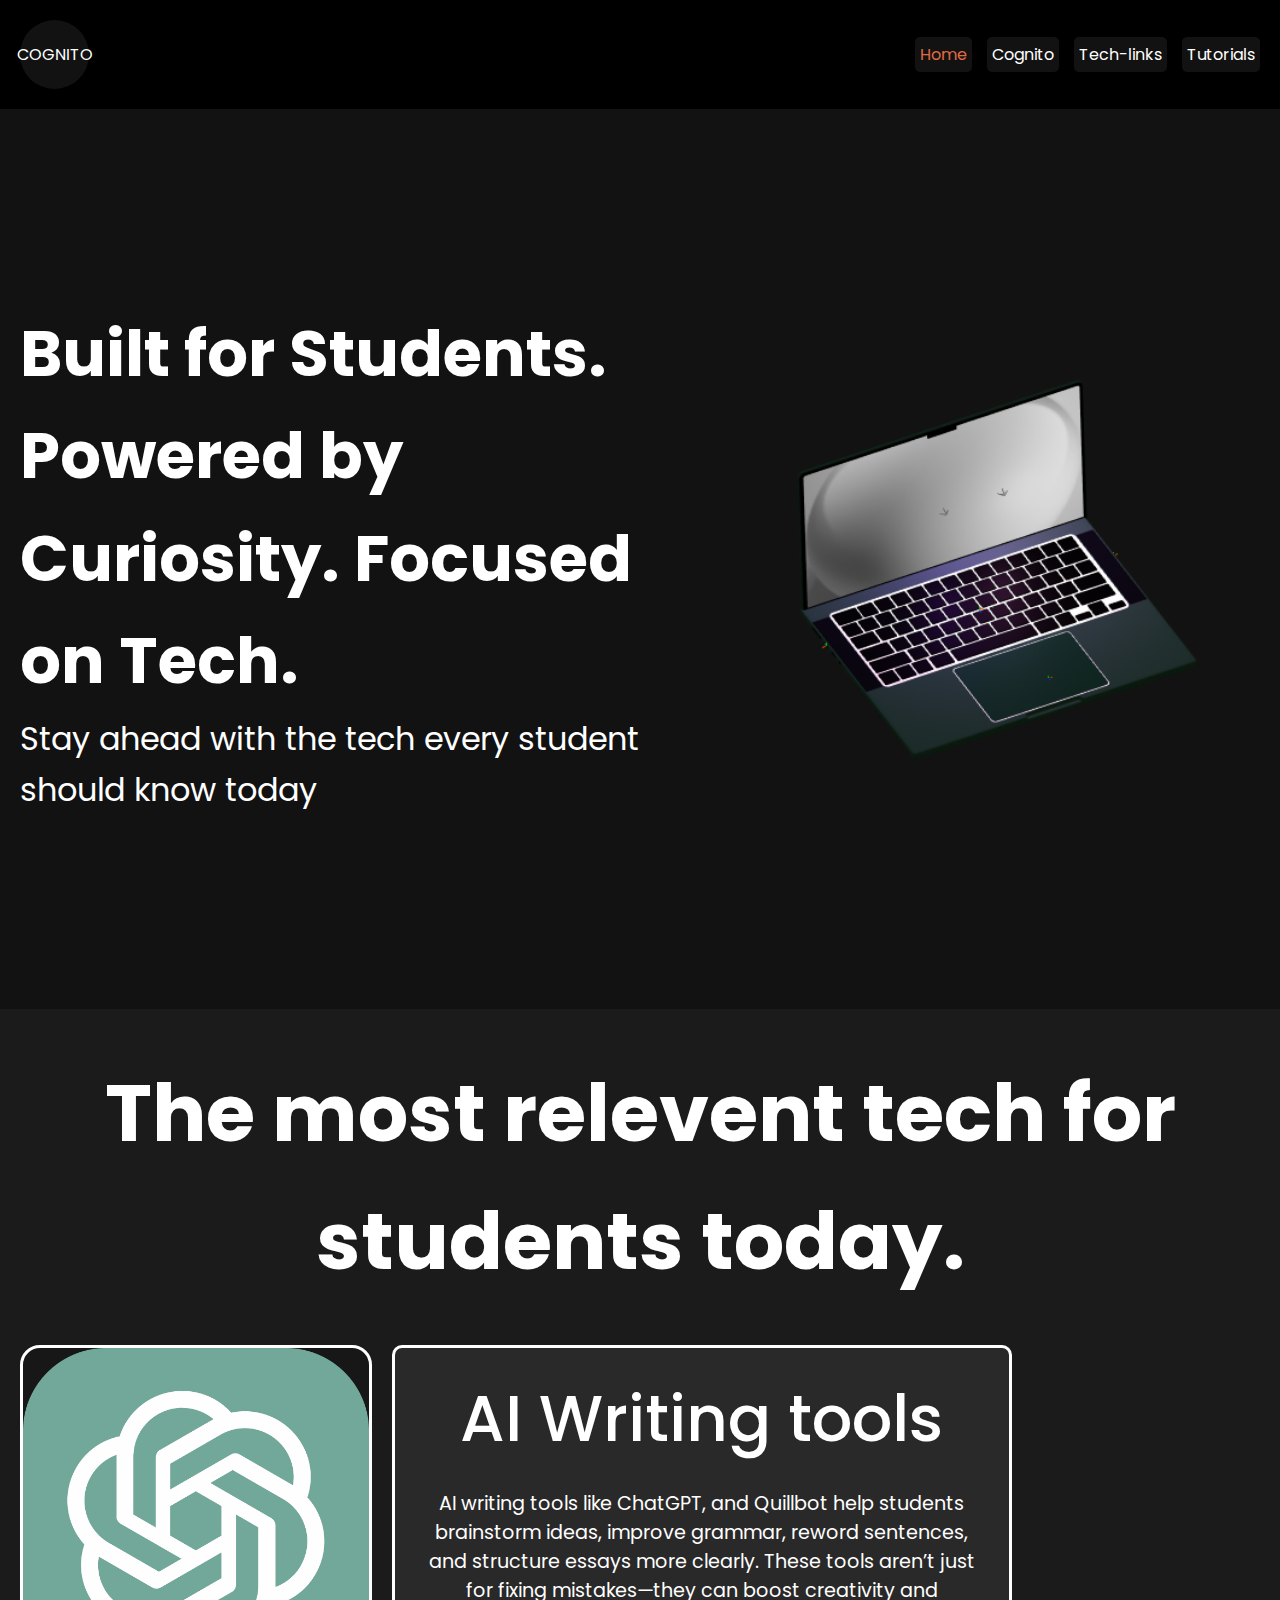
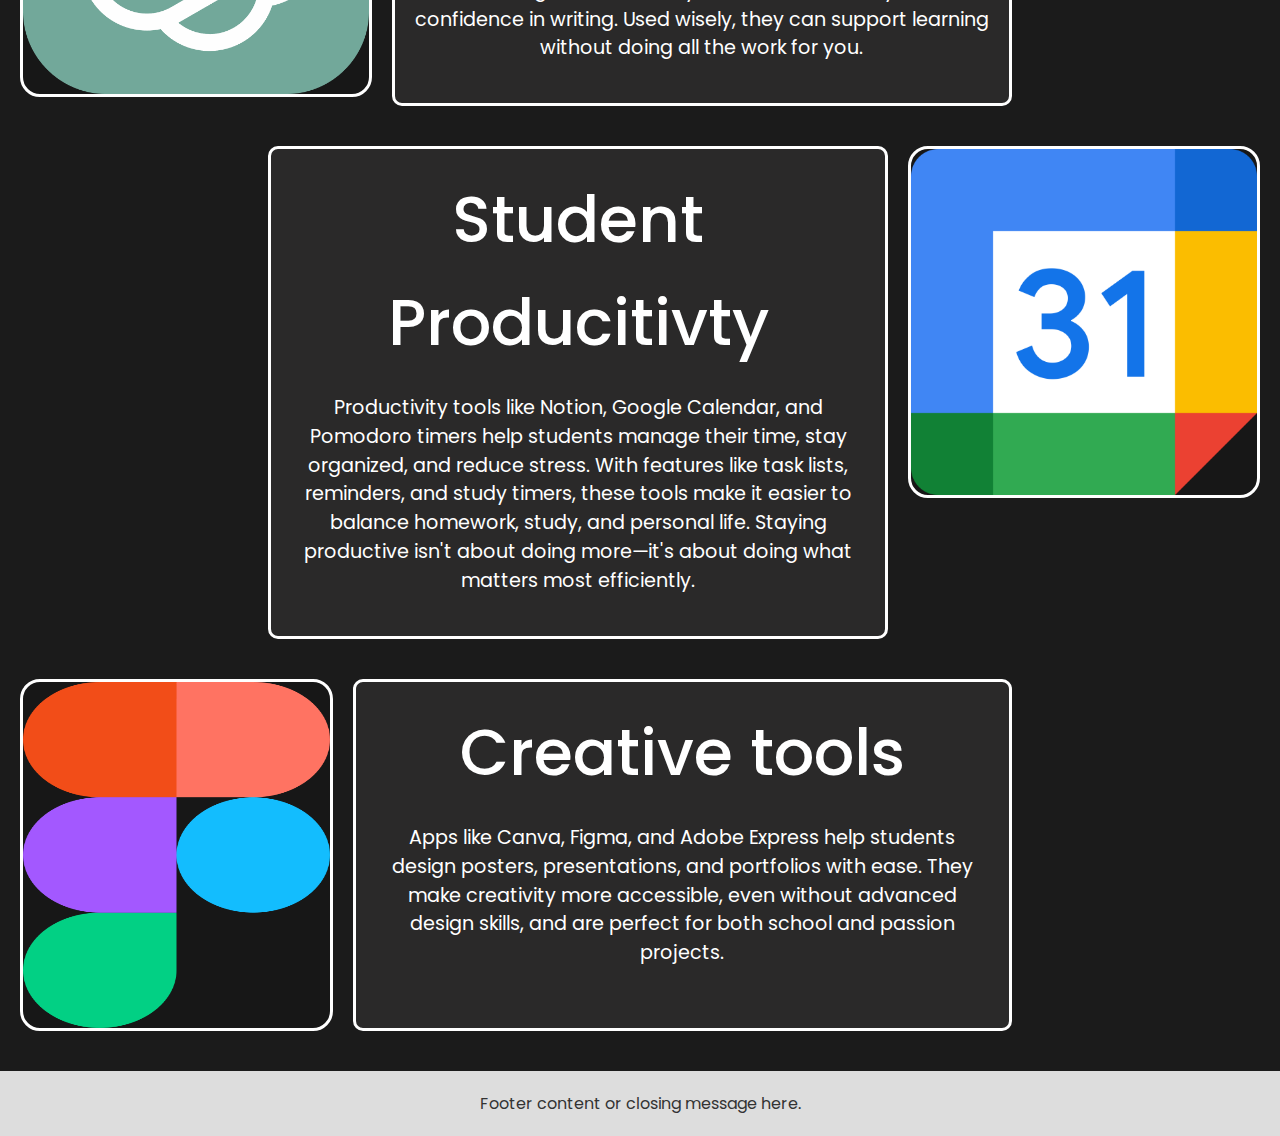
<file: index.html>
<!DOCTYPE html>
<html lang="en">
<head>
  <meta charset="UTF-8">
  <meta name="viewport" content="width=device-width, initial-scale=1.0">
  <title>Wireframe Layout</title>
  <link rel="stylesheet" href="style.css">
</head>
<body>
  <header class="header">
    <div class="logo">COGNITO</div>
    <nav class="nav">
      <div class="active">Home</div>
      
      <a href="Cognito.html" class="nav-item">Cognito</a>
      <a href="tech.html" class="nav-item">Tech-links</a>
      <a href="Tutorials.html" class="nav-item">Tutorials</a>
      </nav>
  </header>

  <section class="intro"> 
    <div class="intro-text">
      <h1>Built for Students. Powered by Curiosity. Focused on Tech.</h1>
      <p>Stay ahead with the tech every student should know today</p>

       
    </div>
   <div class="intro-wrapper">
     <div class="intro-image">
      <img src="Screenshot-2025-06-17-195922.png" alt="">
     </div>
   </div>
    
  </section>
 
  <section class="content">
    <h1 class="content-heading">The most relevent tech for students today.</h1>
    <div class="content-block">
    
     <img src="Gpt-highres.webp" alt="" class="side-image">
      <div class="text">
        <h2>AI Writing tools</h2>
        <p>AI writing tools like ChatGPT, and Quillbot help students brainstorm ideas, improve grammar, reword sentences, and structure essays more clearly. These tools aren’t just for fixing mistakes—they can boost creativity and confidence in writing. Used wisely, they can support learning without doing all the work for you.</p>

      </div>
      </div>
      <div class="content-reverse">
     
      <div class="text">
        <h2>Student Producitivty</h2>
        <p>Productivity tools like Notion, Google Calendar, and Pomodoro timers help students manage their time, stay organized, and reduce stress. With features like task lists, reminders, and study timers, these tools make it easier to balance homework, study, and personal life. Staying productive isn't about doing more—it's about doing what matters most efficiently.</p>

        
      </div>
      
      <img src="Google-highres.png" class="side-image" alt="google">
      </div>

      <div class="content-block">
     <img src="figma-logo.png" class="side-image" alt="">
      <div class="text">
        <h2>Creative tools</h2>
        <p>Apps like Canva, Figma, and Adobe Express help students design posters, presentations, and portfolios with ease. They make creativity more accessible, even without advanced design skills, and are perfect for both school and passion projects.</p>
      
      </div>
      </div>


      
   
  </section>

  <footer class="footer">
    <p>Footer content or closing message here.</p>
  </footer>
</body>
</html>
</file>
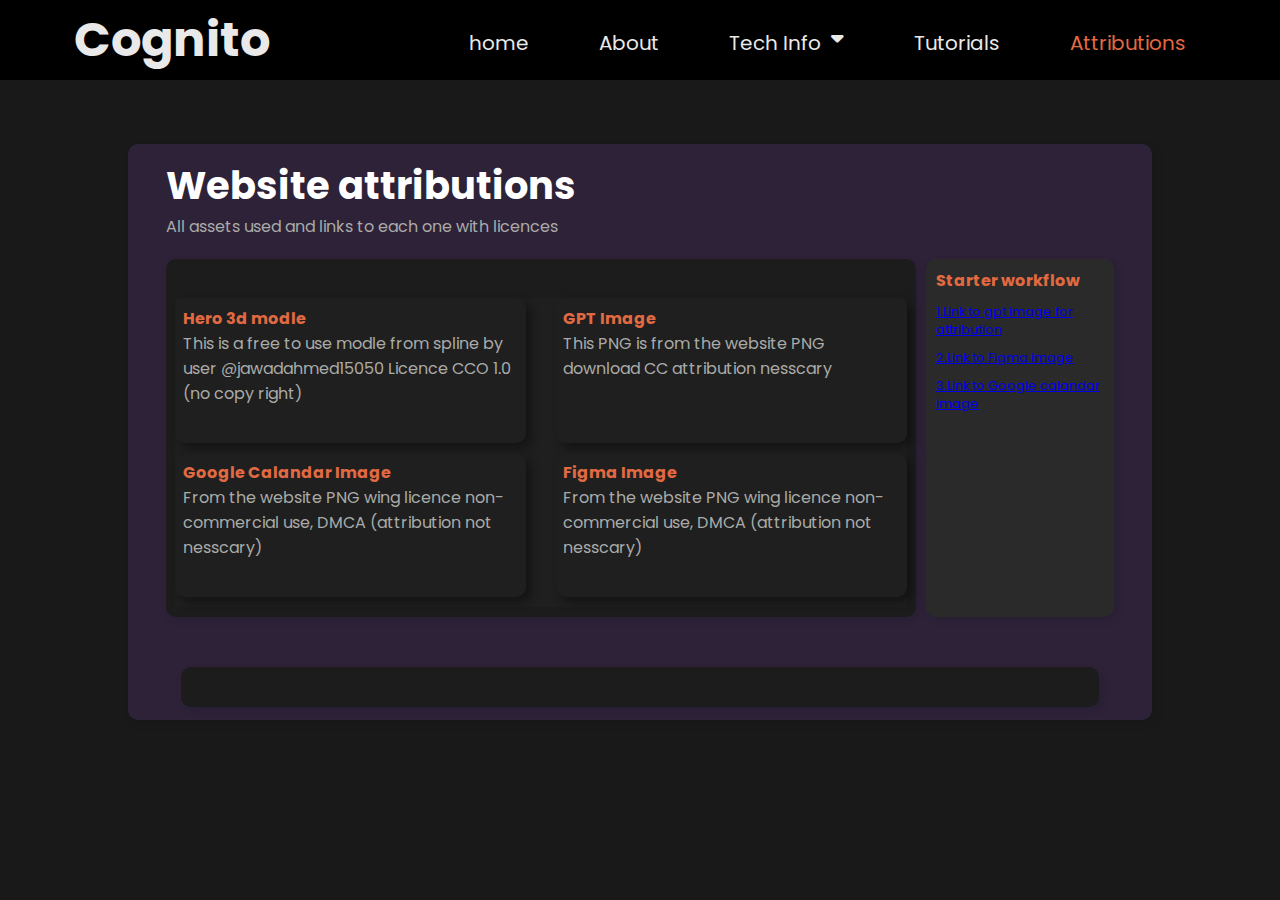
<file: atrributions.html>
<!DOCTYPE html>
<html lang="en">
<head>
  <meta charset="UTF-8">
  <meta name="viewport" content="width=device-width, initial-scale=1.0">
  <link rel="stylesheet" href="Figma.css">
  <link rel="stylesheet" href="https://cdnjs.cloudflare.com/ajax/libs/font-awesome/6.7.2/css/all.min.css"
  integrity="sha512-Evv84Mr4kqVGRNSgIGL/F/aIDqQb7xQ2vcrdIwxfjThSH8CSR7PBEakCr51Ck+w+/U6swU2Im1vVX0SVk9ABhg==" 
  crossorigin="anonymous" referrerpolicy="no-referrer" >
  <title>Notion-Cognito</title>
</head>
<body>
  <div class="menu_bar">
  <div class="logo">
   <h2>Cognito</h2>
  </div>
  
  <ul>
    
    <li><a href="index.html">home</a></li>
    <li><a href="cognito.html">About</a></li>
    <li>
      <a href="#">Tech Info <i class="fas fa-caret-down"></i></a>
      <div class="dropdown_menu">
        <ul>
          <li><a href="notion.html">Notion</a></li>
          <li><a href="Googlecal.html">Google calandar</a></li>
          <li class="has-submenu">
            <a href="#">Ai-Writing tools <i class="fas fa-caret-right"></i></a>
            <div class="dropdown_menu-1">
              <ul>
                <li><a href="gpt.html">ChatGPT</a></li>
                <li><a href="quill.html">Quillbot</a></li>
              </ul>
            </div>
          </li>
          <li><a href="Figma.html" >Figma</a></li>
        </ul>
      </div>
    </li>
    <li><a href="tutorials.html">Tutorials</a></li>
    <li><a href="#" class="active">Attributions</a></li>
  </ul>
</div>
<section class="GPT">
<div class="text-header">
  <h1>Website attributions</h1>
  <h2>All assets used and links to each one with licences</h2>
</div>

<div class="text-content">
  <div class="summary">
    <h3></h3>
    <p></p>
    <h2></h2>
    <div class="box-container">
       <div class="box">
        <h4>Hero 3d modle</h4>
        <p>This is a free to use modle from spline by user @jawadahmed15050 Licence CCO 1.0 (no copy right)</p>
      </div>

      <div class="box">
        <h4>GPT Image</h4>
        <p>This PNG is from the website PNG download CC attribution nesscary</p>
      </div>
  
    </div>
    <div class="box-container">
       <div class="box">
        <h4>Google Calandar Image</h4>
        <p>From the website PNG wing licence non-commercial use, DMCA (attribution not nesscary)</p>
      </div>

      <div class="box">
        <h4>Figma Image</h4>
        <p>From the website PNG wing licence non-commercial use, DMCA (attribution not nesscary)</p>
      </div>
  
</div>

    
</div>
  <div class="top-prompts">
    <div class="prompts-container">
      <h3>Starter workflow</h3>

    <p><a href="https://pngdownload.io/png-image/chatgpt-logo-advanced-language-generation-png-transparent-innovative-design/">1.Link to gpt image for attribution</a></p>
    <p><a href="https://www.pngwing.com/en/free-png-aaqqm">2.Link to Figma image</a></p>
    <p><a href="https://www.pngwing.com/en/free-png-agvfa">3.Link to Google calandar image</a></p>

   
    </div>
</div>
  </div>




<div class="starter-prompts">
  
</section>





</body>
</html>
</file>
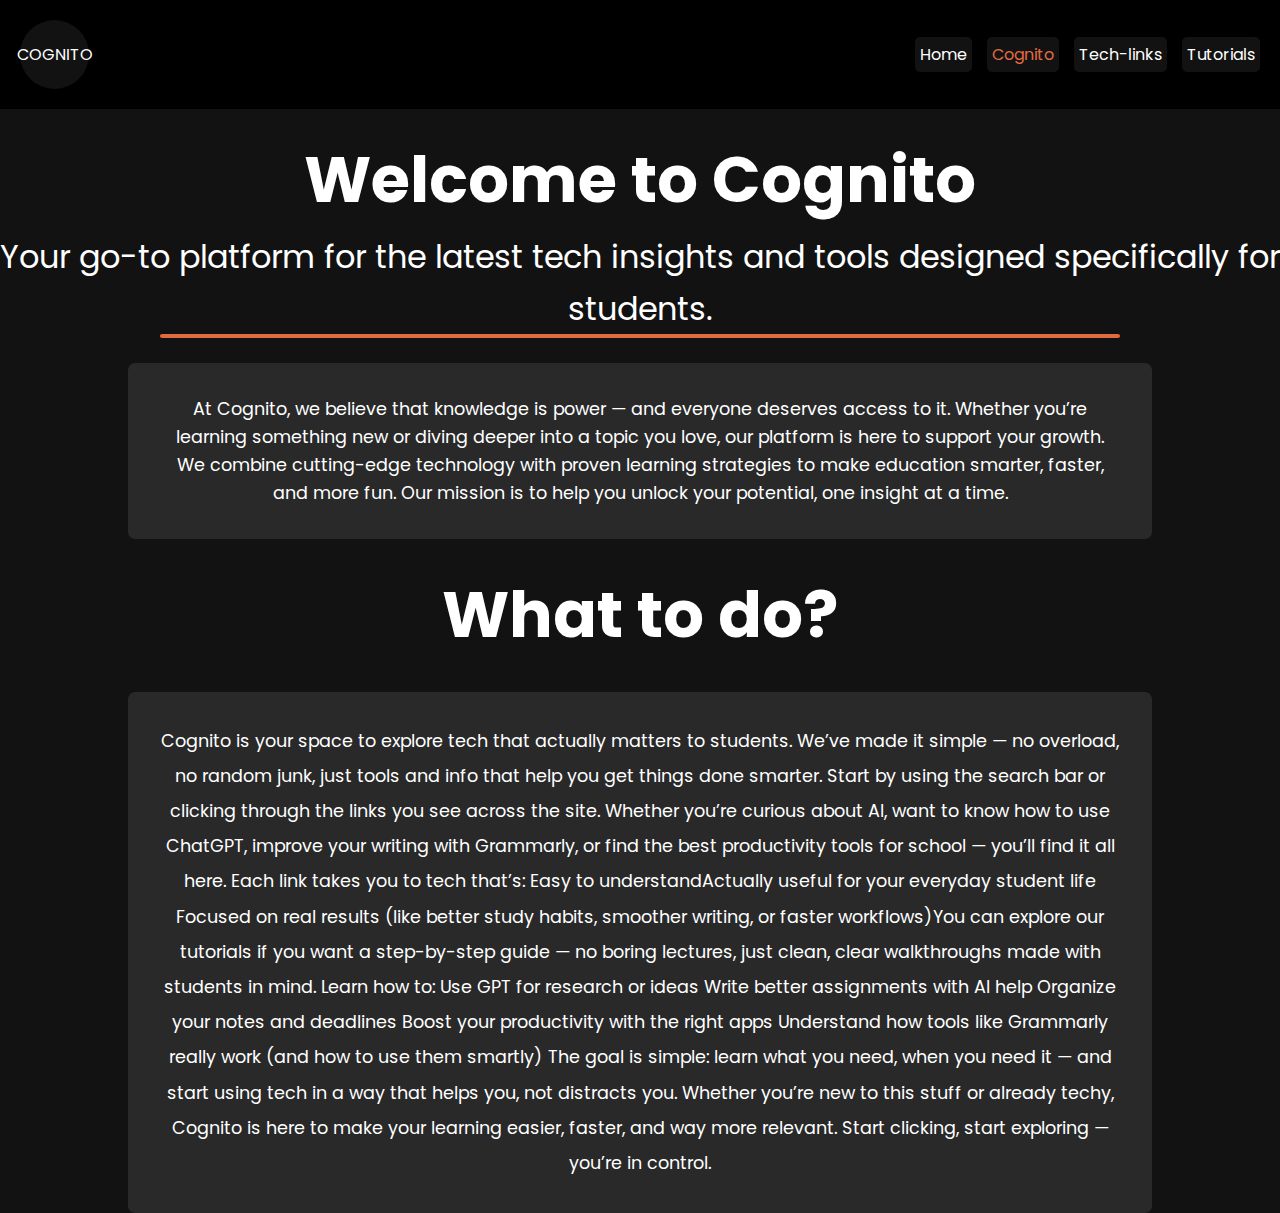
<file: Cognito.html>
<!DOCTYPE html>
<html lang="en">
<head>
    <meta charset="UTF-8">
    <meta name="viewport" content="width=device-width, initial-scale=1.0">
    <title>Document</title>
    <link rel="stylesheet" href="Cognito.css">
</head>
<body>
    <header class="header">
    <div class="logo">COGNITO</div>
    <nav class="nav">
      <a href="index.html" class="nav-item">Home</a>
      <div class="active">Cognito</div>
      <a href="tech.html" class="nav-item">Tech-links</a>
      <a href="Tutorials.html" class="nav-item">Tutorials</a>
      </nav>
  </header>

  <section class="cognito">
 <div class="heading">
    <h1>Welcome to Cognito</h1>
    <p>Your go-to platform for the latest tech insights and tools designed specifically for students.</p>
    <div class="line"></div>
 </div>
 
    <div class="intro-text">
      <p>At Cognito, we believe that knowledge is power — and everyone deserves access to it. Whether you’re learning something new or diving deeper into a topic you love, our platform is here to support your growth. We combine cutting-edge technology with proven learning strategies to make education smarter, faster, and more fun. Our mission is to help you unlock your potential, one insight at a time.</p>
    </div>


      <div class="heading">
    <h1>What to do?</h1>
    <div class="intro-text-1">
      <p>Cognito is your space to explore tech that actually matters to students. We’ve made it simple — no overload, no random junk, just tools and info that help you get things done smarter.
Start by using the search bar or clicking through the links you see across the site. Whether you’re curious about AI, want to know how to use ChatGPT, improve your writing with Grammarly, or find the best productivity tools for school — you’ll find it all here.
Each link takes you to tech that’s:
Easy to understandActually useful for your everyday student life
Focused on real results (like better study habits, smoother writing, or faster workflows)You can explore our tutorials if you want a step-by-step guide — no boring lectures, just clean, clear walkthroughs made with students in mind. Learn how to:
Use GPT for research or ideas
Write better assignments with AI help
Organize your notes and deadlines
Boost your productivity with the right apps
Understand how tools like Grammarly really work (and how to use them smartly)
The goal is simple: learn what you need, when you need it — and start using tech in a way that helps you, not distracts you. Whether you’re new to this stuff or already techy, Cognito is here to make your learning easier, faster, and way more relevant.
Start clicking, start exploring — you’re in control.

</p>
    </div>
 </div>
    </section>

  
 
</body>
</html>
</file>
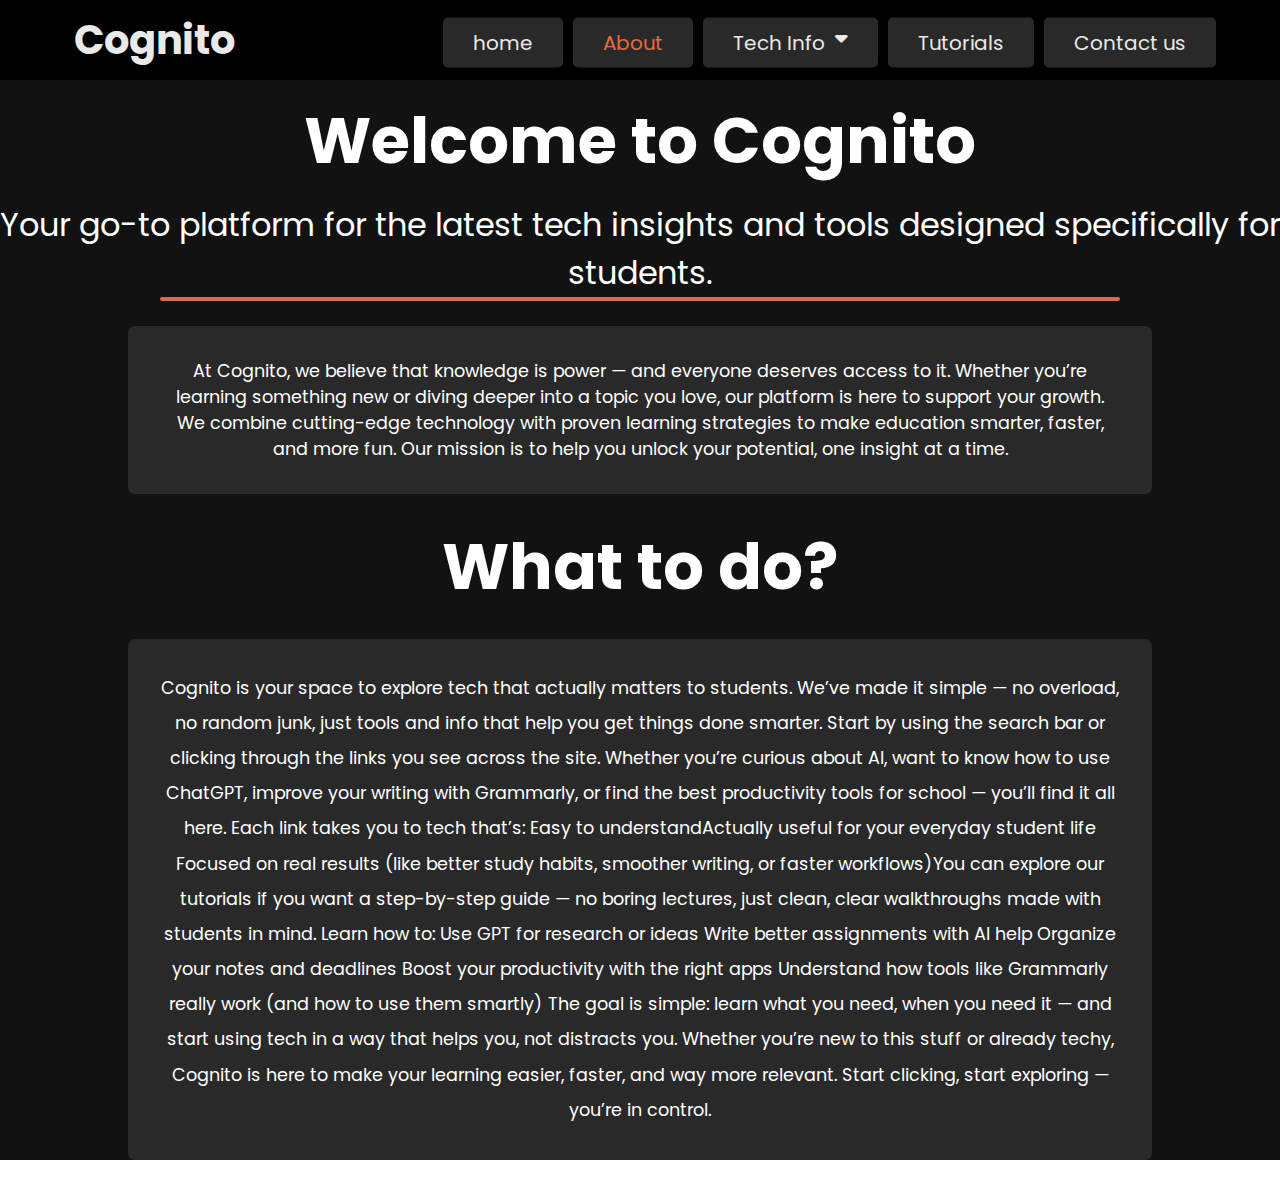
<file: cognito.html>
<!DOCTYPE html>
<html lang="en">
<head>
    <meta charset="UTF-8">
    <meta name="viewport" content="width=device-width, initial-scale=1.0">
    <title>Document</title>
    <link rel="stylesheet" href="cognito.css">
     <link rel="stylesheet" href="https://cdnjs.cloudflare.com/ajax/libs/font-awesome/6.7.2/css/all.min.css"
  integrity="sha512-Evv84Mr4kqVGRNSgIGL/F/aIDqQb7xQ2vcrdIwxfjThSH8CSR7PBEakCr51Ck+w+/U6swU2Im1vVX0SVk9ABhg==" 
  crossorigin="anonymous" referrerpolicy="no-referrer" />

    
    
</head>
<body>

  <div class="menu_bar">
  <div class="logo">
   <h1>Cognito</h1>
  </div>
  
  <ul>
    
    <li><a href="index.html">home</a></li>
    <div class="active">About</div>
    
    <li>
      <a href="#">Tech Info <i class="fas fa-caret-down"></i></a>
      <div class="dropdown_menu">
        <ul>
          <li><a href="#">Notion</a></li>
          <li><a href="#">Google calandar</a></li>
          <li class="has-submenu">
            <a href="#">Ai-Writing tools <i class="fas fa-caret-right"></i></a>
            <div class="dropdown_menu-1">
              <ul>
                <li><a href="#">ChatGPT</a></li>
                <li><a href="#">Quillbot</a></li>
              </ul>
            </div>
          </li>
          <li><a href="#">Canva</a></li>
        </ul>
      </div>
    </li>
    <li><a href="cognito.html">Tutorials</a></li>
    <li><a href="#">Contact us</a></li>
  </ul>
</div>


  <section class="cognito">
 <div class="heading">
    <div class="heading-header">
    <h1>Welcome to Cognito</h1>
    </div>
   
    <p>Your go-to platform for the latest tech insights and tools designed specifically for students.</p>
    <div class="line"></div>
 </div>
 
    <div class="intro-text">
      <p>At Cognito, we believe that knowledge is power — and everyone deserves access to it. Whether you’re learning something new or diving deeper into a topic you love, our platform is here to support your growth. We combine cutting-edge technology with proven learning strategies to make education smarter, faster, and more fun. Our mission is to help you unlock your potential, one insight at a time.</p>
    </div>


      <div class="heading">
    <h1>What to do?</h1>
    <div class="intro-text-1">
      <p>Cognito is your space to explore tech that actually matters to students. We’ve made it simple — no overload, no random junk, just tools and info that help you get things done smarter.
Start by using the search bar or clicking through the links you see across the site. Whether you’re curious about AI, want to know how to use ChatGPT, improve your writing with Grammarly, or find the best productivity tools for school — you’ll find it all here.
Each link takes you to tech that’s:
Easy to understandActually useful for your everyday student life
Focused on real results (like better study habits, smoother writing, or faster workflows)You can explore our tutorials if you want a step-by-step guide — no boring lectures, just clean, clear walkthroughs made with students in mind. Learn how to:
Use GPT for research or ideas
Write better assignments with AI help
Organize your notes and deadlines
Boost your productivity with the right apps
Understand how tools like Grammarly really work (and how to use them smartly)
The goal is simple: learn what you need, when you need it — and start using tech in a way that helps you, not distracts you. Whether you’re new to this stuff or already techy, Cognito is here to make your learning easier, faster, and way more relevant.
Start clicking, start exploring — you’re in control.

</p>
    </div>
 </div>
    </section>

  
    
</body>
</html>
</file>
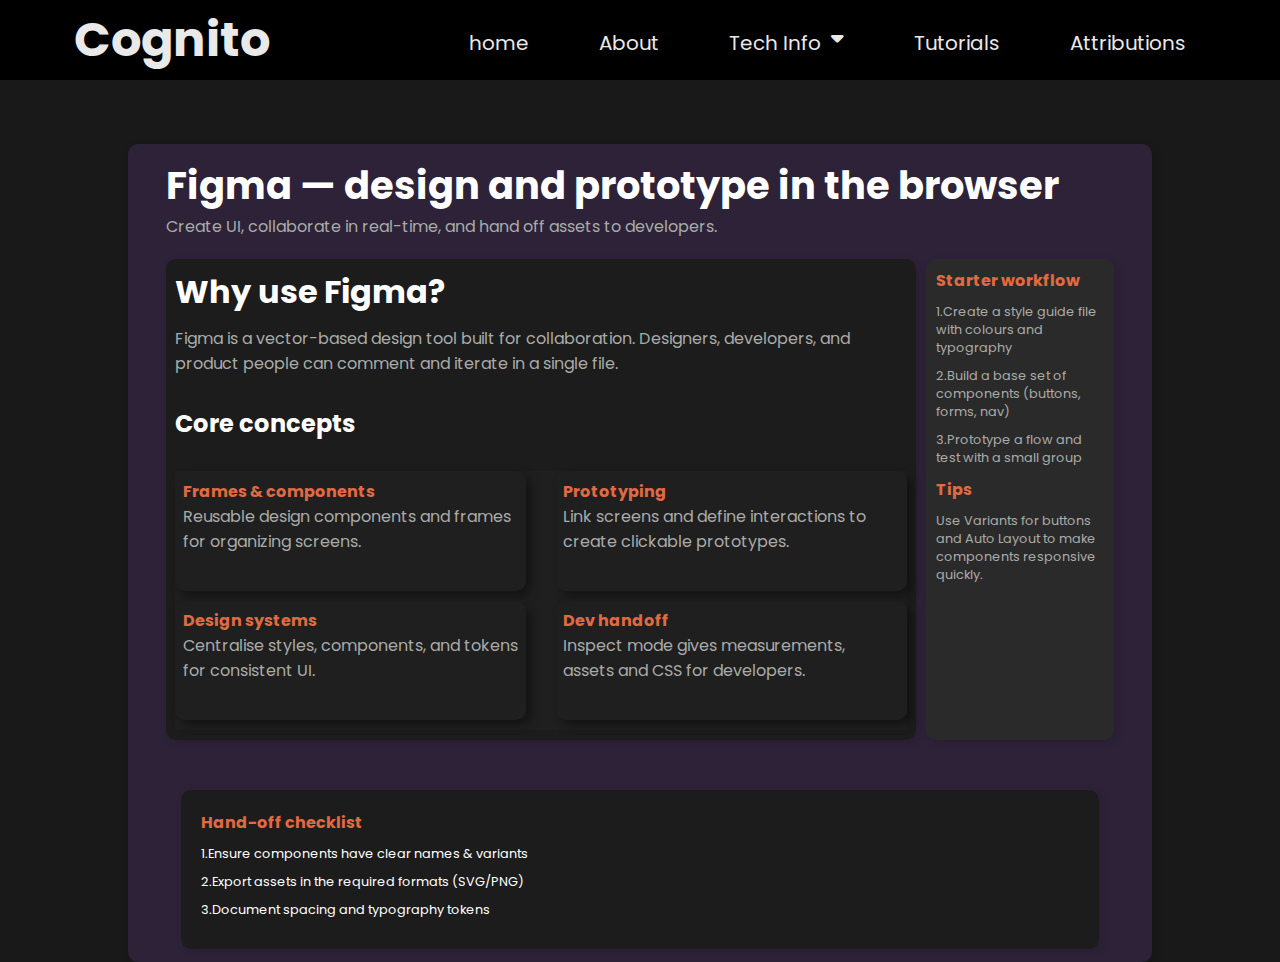
<file: Figma.html>
<!DOCTYPE html>
<html lang="en">
<head>
  <meta charset="UTF-8">
  <meta name="viewport" content="width=device-width, initial-scale=1.0">
  <link rel="stylesheet" href="Figma.css">
  <link rel="stylesheet" href="https://cdnjs.cloudflare.com/ajax/libs/font-awesome/6.7.2/css/all.min.css"
  integrity="sha512-Evv84Mr4kqVGRNSgIGL/F/aIDqQb7xQ2vcrdIwxfjThSH8CSR7PBEakCr51Ck+w+/U6swU2Im1vVX0SVk9ABhg==" 
  crossorigin="anonymous" referrerpolicy="no-referrer" >
  <title>Notion-Cognito</title>
</head>
<body>
  <div class="menu_bar">
  <div class="logo">
   <h2>Cognito</h2>
  </div>
  
  <ul>
    
    <li><a href="index.html">home</a></li>
    <li><a href="cognito.html">About</a></li>
    <li>
      <a href="#">Tech Info <i class="fas fa-caret-down"></i></a>
      <div class="dropdown_menu">
        <ul>
          <li><a href="notion.html">Notion</a></li>
          <li><a href="Googlecal.html">Google calandar</a></li>
          <li class="has-submenu">
            <a href="#">Ai-Writing tools <i class="fas fa-caret-right"></i></a>
            <div class="dropdown_menu-1">
              <ul>
                <li><a href="gpt.html">ChatGPT</a></li>
                <li><a href="quill.html">Quillbot</a></li>
              </ul>
            </div>
          </li>
          <li><a href="#" class="active">Figma</a></li>
        </ul>
      </div>
    </li>
    <li><a href="tutorials.html">Tutorials</a></li>
    <li><a href="atrributions.html">Attributions</a></li>

  </ul>
</div>
<section class="GPT">
<div class="text-header">
  <h1>Figma — design and prototype in the browser</h1>
  <h2>Create UI, collaborate in real-time, and hand off assets to developers.</h2>
</div>

<div class="text-content">
  <div class="summary">
    <h3>Why use Figma?</h3>
    <p>Figma is a vector-based design tool built for collaboration. Designers, developers, and product people can comment and iterate in a single file.</p>
    <h2>Core concepts</h2>
    <div class="box-container">
       <div class="box">
        <h4>Frames & components</h4>
        <p>Reusable design components and frames for organizing screens.</p>
      </div>

      <div class="box">
        <h4>Prototyping</h4>
        <p>Link screens and define interactions to create clickable prototypes.</p>
      </div>
  
    </div>
    <div class="box-container">
       <div class="box">
        <h4>Design systems</h4>
        <p>Centralise styles, components, and tokens for consistent UI.</p>
      </div>

      <div class="box">
        <h4>Dev handoff</h4>
        <p>Inspect mode gives measurements, assets and CSS for developers.</p>
      </div>
  
</div>

    
</div>
  <div class="top-prompts">
    <div class="prompts-container">
      <h3>Starter workflow</h3>
    <p>1.Create a style guide file with colours and typography</p>
    <p>2.Build a base set of components (buttons, forms, nav)</p>
    <p>3.Prototype a flow and test with a small group</p>

    <h3>Tips</h3>
    <p>Use Variants for buttons and Auto Layout to make components responsive quickly.</p>
    </div>
</div>
  </div>




<div class="starter-prompts">
  <h3>Hand-off checklist</h3>
  <p>1.Ensure components have clear names & variants</p>
  <p>2.Export assets in the required formats (SVG/PNG)</p>
  <p>3.Document spacing and typography tokens</p>
  
  
</div>
</section>





</body>
</html>
</file>
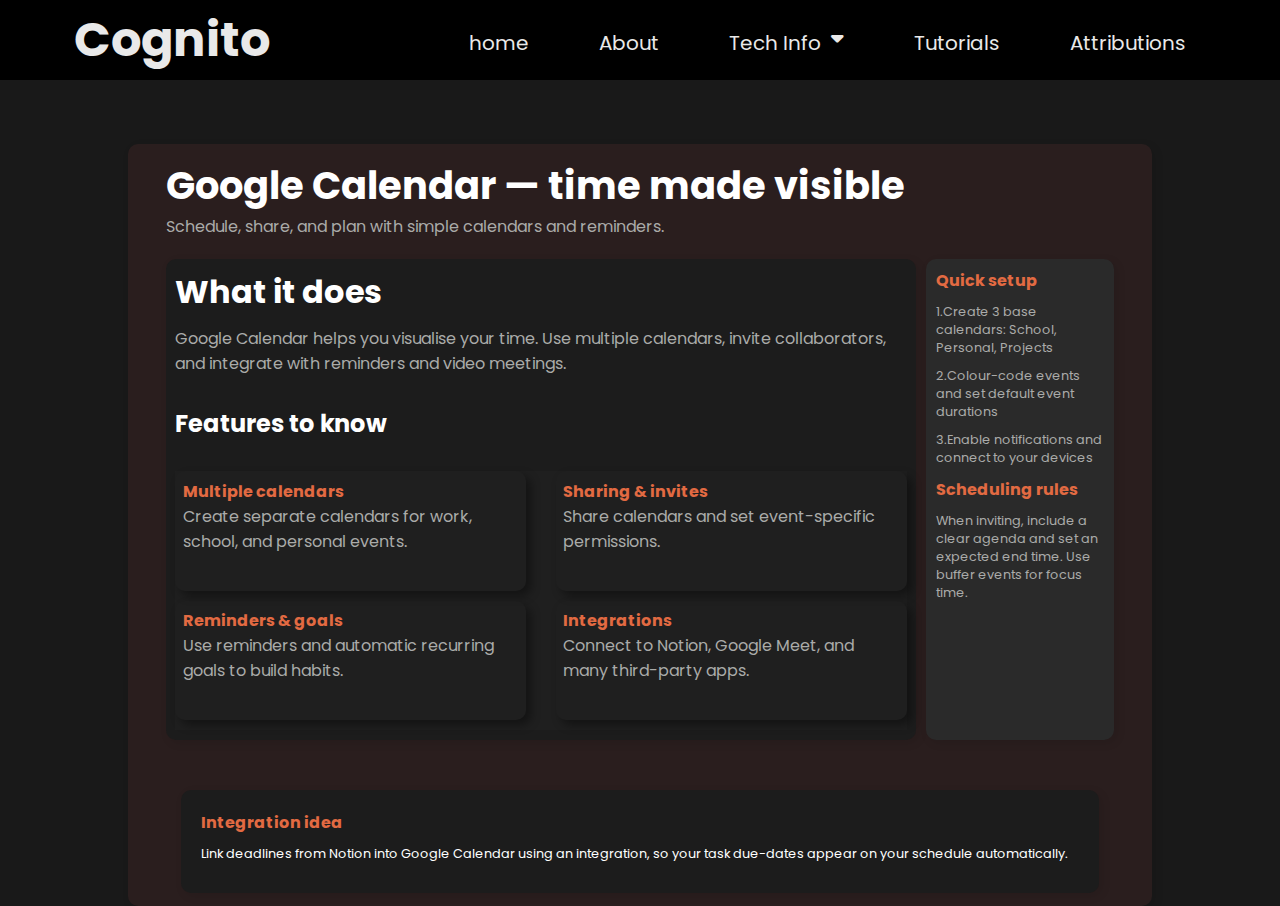
<file: Googlecal.html>
<!DOCTYPE html>
<html lang="en">
<head>
  <meta charset="UTF-8">
  <meta name="viewport" content="width=device-width, initial-scale=1.0">
  <link rel="stylesheet" href="Googlecal.css">
  <link rel="stylesheet" href="https://cdnjs.cloudflare.com/ajax/libs/font-awesome/6.7.2/css/all.min.css"
  integrity="sha512-Evv84Mr4kqVGRNSgIGL/F/aIDqQb7xQ2vcrdIwxfjThSH8CSR7PBEakCr51Ck+w+/U6swU2Im1vVX0SVk9ABhg==" 
  crossorigin="anonymous" referrerpolicy="no-referrer" >
  <title>Notion-Cognito</title>
</head>
<body>
  <div class="menu_bar">
  <div class="logo">
   <h2>Cognito</h2>
  </div>
  
  <ul>
    
     <li><a href="index.html">home</a></li>
    <li><a href="cognito.html">About</a></li>
    <li>
      <a href="#">Tech Info <i class="fas fa-caret-down"></i></a>
      <div class="dropdown_menu">
        <ul>
          <li><a href="notion.html">Notion</a></li>
          <li><a href="#" class="active">Google calandar</a></li>
          <li class="has-submenu">
            <a href="#">Ai-Writing tools <i class="fas fa-caret-right"></i></a>
            <div class="dropdown_menu-1">
              <ul>
                <li><a href="gpt.html">ChatGPT</a></li>
                <li><a href="quill.html">Quillbot</a></li>
              </ul>
            </div>
          </li>
          <li><a href="Figma.html">Figma</a></li>
        </ul>
      </div>
    </li>
    <li><a href="tutorials.html">Tutorials</a></li>
    <li><a href="atrributions.html">Attributions</a></li>
    
  </ul>
</div>
<section class="GPT">
<div class="text-header">
  <h1>Google Calendar — time made visible</h1>
  <h2>Schedule, share, and plan with simple calendars and reminders.</h2>
</div>

<div class="text-content">
  <div class="summary">
    <h3>What it does</h3>
    <p>Google Calendar helps you visualise your time. Use multiple calendars, invite collaborators, and integrate with reminders and video meetings.</p>
    <h2>Features to know</h2>
    <div class="box-container">
       <div class="box">
        <h4>Multiple calendars</h4>
        <p>Create separate calendars for work, school, and personal events.</p>
      </div>

      <div class="box">
        <h4>Sharing & invites</h4>
        <p>Share calendars and set event-specific permissions.</p>
      </div>
  
    </div>
    <div class="box-container">
       <div class="box">
        <h4>Reminders & goals</h4>
        <p>Use reminders and automatic recurring goals to build habits.</p>
      </div>

      <div class="box">
        <h4>Integrations</h4>
        <p>Connect to Notion, Google Meet, and many third-party apps.</p>
      </div>
  
</div>

    
</div>
  <div class="top-prompts">
    <div class="prompts-container">
      <h3>Quick setup</h3>
    <p>1.Create 3 base calendars: School, Personal, Projects</p>
    <p>2.Colour-code events and set default event durations</p>
    <p>3.Enable notifications and connect to your devices</p>

    <h3>Scheduling rules</h3>
    <p>When inviting, include a clear agenda and set an expected end time. Use buffer events for focus time.</p>
    </div>
</div>
  </div>




<div class="starter-prompts">
  <h3>Integration idea</h3>
  <p>Link deadlines from Notion into Google Calendar using an integration, so your task due-dates appear on your schedule automatically.</p>
  
  
</div>
</section>





</body>
</html>
</file>
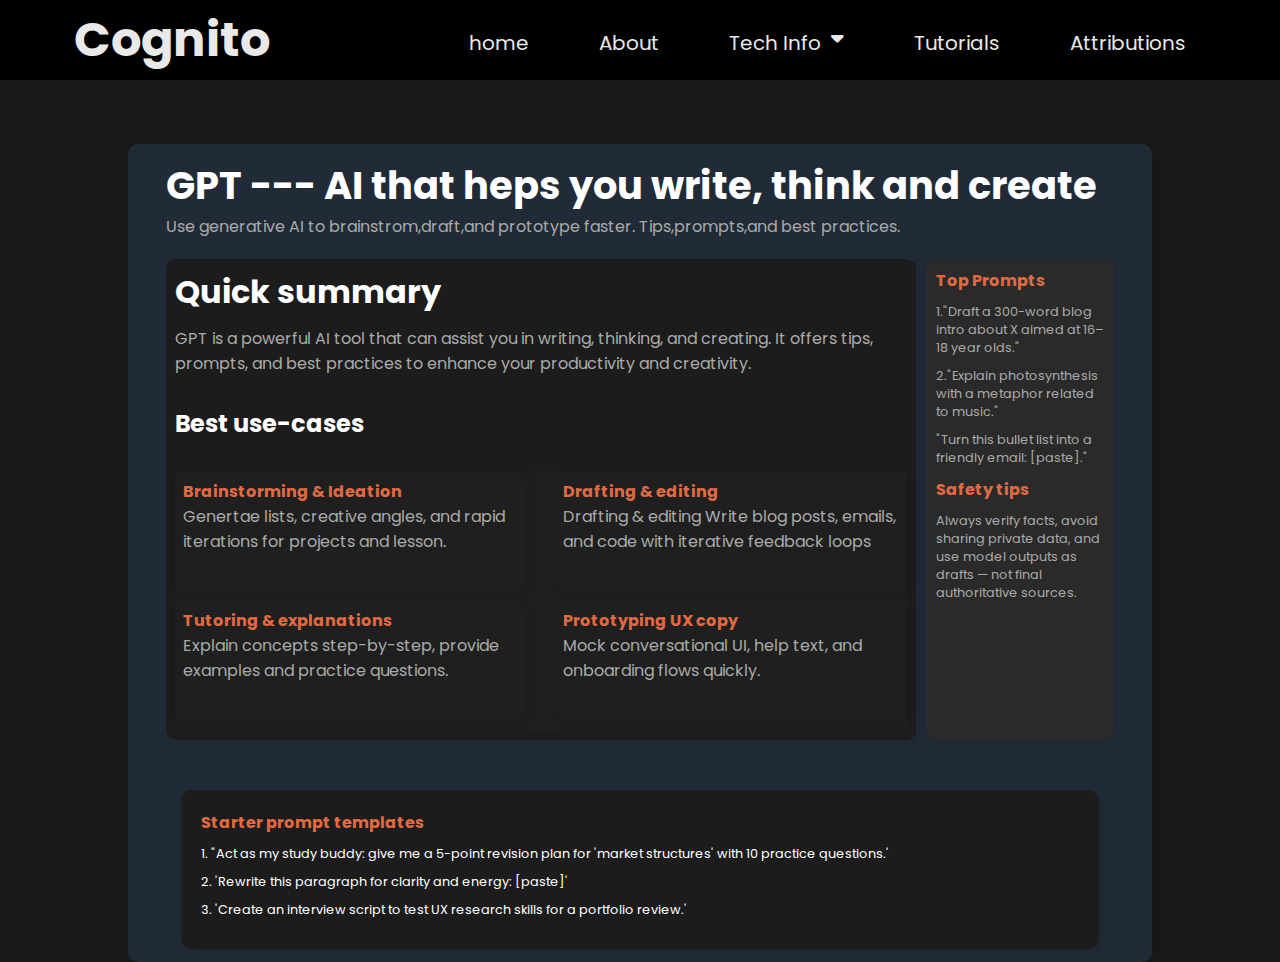
<file: gpt.html>
<!DOCTYPE html>
<html lang="en">
<head>
  <meta charset="UTF-8">
  <meta name="viewport" content="width=device-width, initial-scale=1.0">
  <link rel="stylesheet" href="GPT.css">
  <link rel="stylesheet" href="https://cdnjs.cloudflare.com/ajax/libs/font-awesome/6.7.2/css/all.min.css"
  integrity="sha512-Evv84Mr4kqVGRNSgIGL/F/aIDqQb7xQ2vcrdIwxfjThSH8CSR7PBEakCr51Ck+w+/U6swU2Im1vVX0SVk9ABhg==" 
  crossorigin="anonymous" referrerpolicy="no-referrer" >
  <title>Notion-Cognito</title>
</head>
<body>
  <div class="menu_bar">
  <div class="logo">
   <h2>Cognito</h2>
  </div>
  
  <ul>
    
     <li><a href="index.html">home</a></li>
    <li><a href="cognito.html">About</a></li>
    <li>
      <a href="#">Tech Info <i class="fas fa-caret-down"></i></a>
      <div class="dropdown_menu">
        <ul>
          <li><a href="notion.html">Notion</a></li>
          <li><a href="Googlecal.html">Google calandar</a></li>
          <li class="has-submenu">
            <a href="#">Ai-Writing tools <i class="fas fa-caret-right"></i></a>
            <div class="dropdown_menu-1">
              <ul>
               
                <li><a href="#" class="active">ChatGPT</a></li>
                <li><a href="quill.html">Quillbot</a></li>
              </ul>
            </div>
          </li>
          <li><a href="Figma.html">Figma</a></li>
        </ul>
      </div>
    </li>
    <li><a href="tutorials.html">Tutorials</a></li>
    <li><a href="atrributions.html">Attributions</a></li>
    
  </ul>
</div>
<section class="GPT">
<div class="text-header">
  <h1>GPT --- AI that heps you write, think and create</h1>
  <h2>Use generative AI to brainstrom,draft,and prototype faster. Tips,prompts,and best practices.</h2>
</div>

<div class="text-content">
  <div class="summary">
    <h3>Quick summary</h3>
    <p>GPT is a powerful AI tool that can assist you in writing, thinking, and creating. It offers tips, prompts, and best practices to enhance your productivity and creativity.</p>
    <h2>Best use-cases</h2>
    <div class="box-container">
       <div class="box">
        <h4>Brainstorming & Ideation</h4>
        <p>Genertae lists, creative angles, and rapid iterations for projects and lesson.</p>
      </div>

      <div class="box">
        <h4>Drafting & editing</h4>
        <p>Drafting & editing Write blog posts, emails, and code with iterative feedback loops</p>
      </div>
  
    </div>
    <div class="box-container">
       <div class="box">
        <h4>Tutoring & explanations</h4>
        <p>Explain concepts step-by-step, provide examples and practice questions.</p>
      </div>

      <div class="box">
        <h4>Prototyping UX copy</h4>
        <p>Mock conversational UI, help text, and onboarding flows quickly.</p>
      </div>
  
</div>

    
</div>
  <div class="top-prompts">
    <div class="prompts-container">
      <h3>Top Prompts</h3>
    <p>1."Draft a 300-word blog intro about X aimed at 16–18 year olds."</p>
    <p>2."Explain photosynthesis with a metaphor related to music."</p>
    <p>"Turn this bullet list into a friendly email: [paste]."</p>

    <h3>Safety tips</h3>
    <p>Always verify facts, avoid sharing private data, and use model outputs as drafts — not final authoritative sources.</p>
    </div>
</div>
  </div>




<div class="starter-prompts">
  <h3>Starter prompt templates</h3>
  <p>1. "Act as my study buddy: give me a 5-point revision plan for 'market structures' with 10 practice questions.'</p>
  <p>2. 'Rewrite this paragraph for clarity and energy: [paste]'</p>
  <p>3. 'Create an interview script to test UX research skills for a portfolio review.'</p>
</div>
</section>





</body>
</html>
</file>
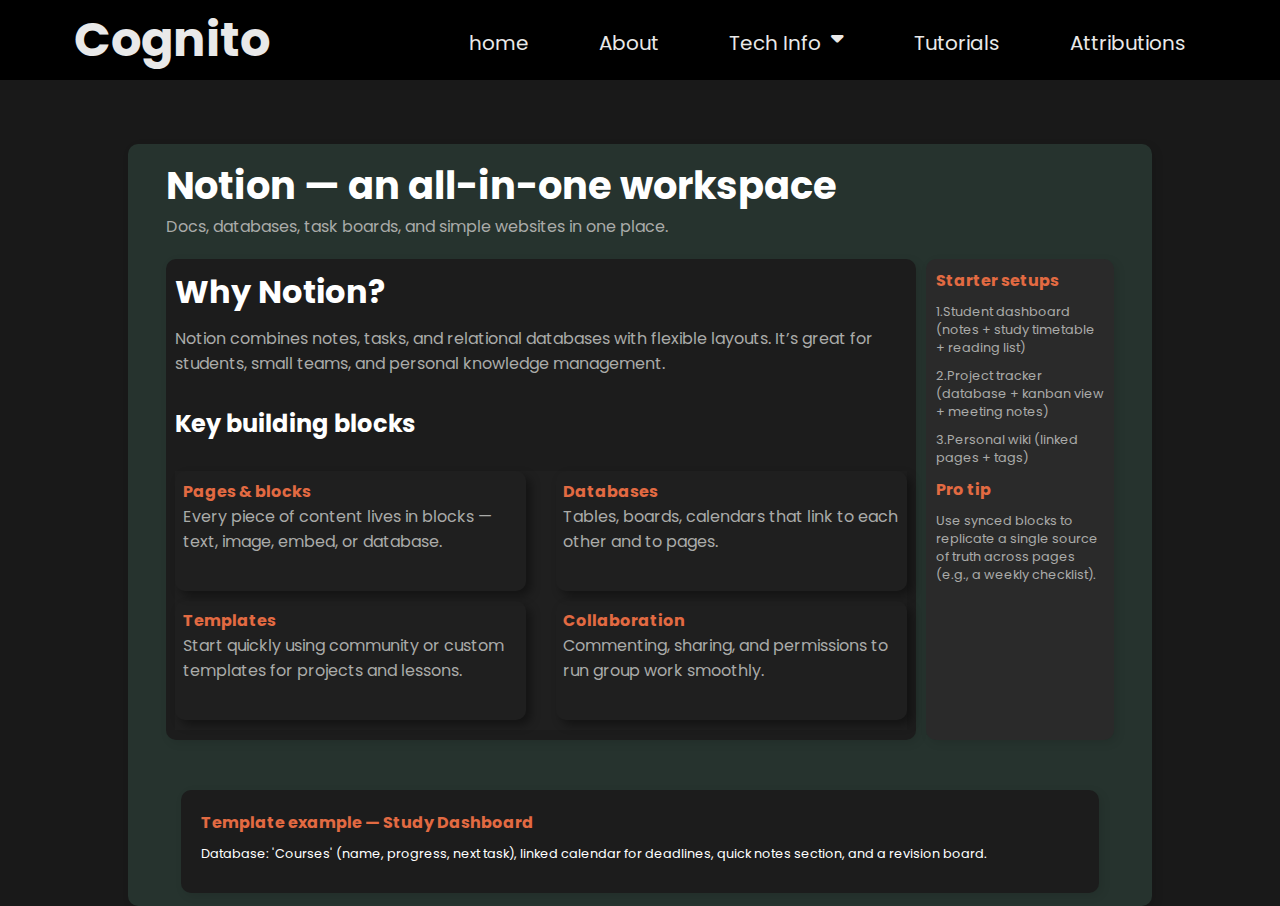
<file: notion.html>
<!DOCTYPE html>
<html lang="en">
<head>
  <meta charset="UTF-8">
  <meta name="viewport" content="width=device-width, initial-scale=1.0">
  <link rel="stylesheet" href="notion.css">
  <link rel="stylesheet" href="https://cdnjs.cloudflare.com/ajax/libs/font-awesome/6.7.2/css/all.min.css"
  integrity="sha512-Evv84Mr4kqVGRNSgIGL/F/aIDqQb7xQ2vcrdIwxfjThSH8CSR7PBEakCr51Ck+w+/U6swU2Im1vVX0SVk9ABhg==" 
  crossorigin="anonymous" referrerpolicy="no-referrer" >
  <title>Document</title>
</head>
<body>
  <div class="menu_bar">
  <div class="logo">
   <h2>Cognito</h2>
  </div>
  
  <ul>
    
     <li><a href="index.html">home</a></li>
    <li><a href="cognito.html">About</a></li>
    <li>
      <a href="#">Tech Info <i class="fas fa-caret-down"></i></a>
      <div class="dropdown_menu">
        <ul>
          
          <li><a href="#" class="active">Notion</a></li>
          <li><a href="Googlecal.html">Google calandar</a></li>
          <li class="has-submenu">
            <a href="#">Ai-Writing tools <i class="fas fa-caret-right"></i></a>
            <div class="dropdown_menu-1">
              <ul>
                <li><a href="gpt.html">ChatGPT</a></li>
                <li><a href="quill.html">Quillbot</a></li>
              </ul>
            </div>
          </li>
          <li><a href="Figma.html">Figma</a></li>
        </ul>
      </div>
    </li>
    <li><a href="tutorials.html">Tutorials</a></li>
    <li><a href="atrributions.html">Attributions</a></li>
    
  </ul>
</div>
<section class="GPT">
<div class="text-header">
  <h1>Notion — an all-in-one workspace</h1>
  <h2>Docs, databases, task boards, and simple websites in one place.</h2>
</div>

<div class="text-content">
  <div class="summary">
    <h3>Why Notion?</h3>
    <p>Notion combines notes, tasks, and relational databases with flexible layouts. It’s great for students, small teams, and personal knowledge management.</p>
    <h2>Key building blocks</h2>
    <div class="box-container">
       <div class="box">
        <h4>Pages & blocks</h4>
        <p>Every piece of content lives in blocks — text, image, embed, or database.</p>
      </div>

      <div class="box">
        <h4>Databases</h4>
        <p>Tables, boards, calendars that link to each other and to pages.</p>
      </div>
  
    </div>
    <div class="box-container">
       <div class="box">
        <h4>Templates</h4>
        <p>Start quickly using community or custom templates for projects and lessons.</p>
      </div>

      <div class="box">
        <h4>Collaboration</h4>
        <p>Commenting, sharing, and permissions to run group work smoothly.</p>
      </div>
  
</div>

    
</div>
  <div class="top-prompts">
    <div class="prompts-container">
      <h3>Starter setups</h3>
    <p>1.Student dashboard (notes + study timetable + reading list)</p>
    <p>2.Project tracker (database + kanban view + meeting notes)</p>
    <p>3.Personal wiki (linked pages + tags)</p>

    <h3>Pro tip</h3>
    <p>Use synced blocks to replicate a single source of truth across pages (e.g., a weekly checklist).</p>
    </div>
</div>
  </div>




<div class="starter-prompts">
  <h3>Template example — Study Dashboard</h3>
  <p>Database: 'Courses' (name, progress, next task), linked calendar for deadlines, quick notes section, and a revision board.</p>
  
</div>
</section>





</body>
</html>
</file>
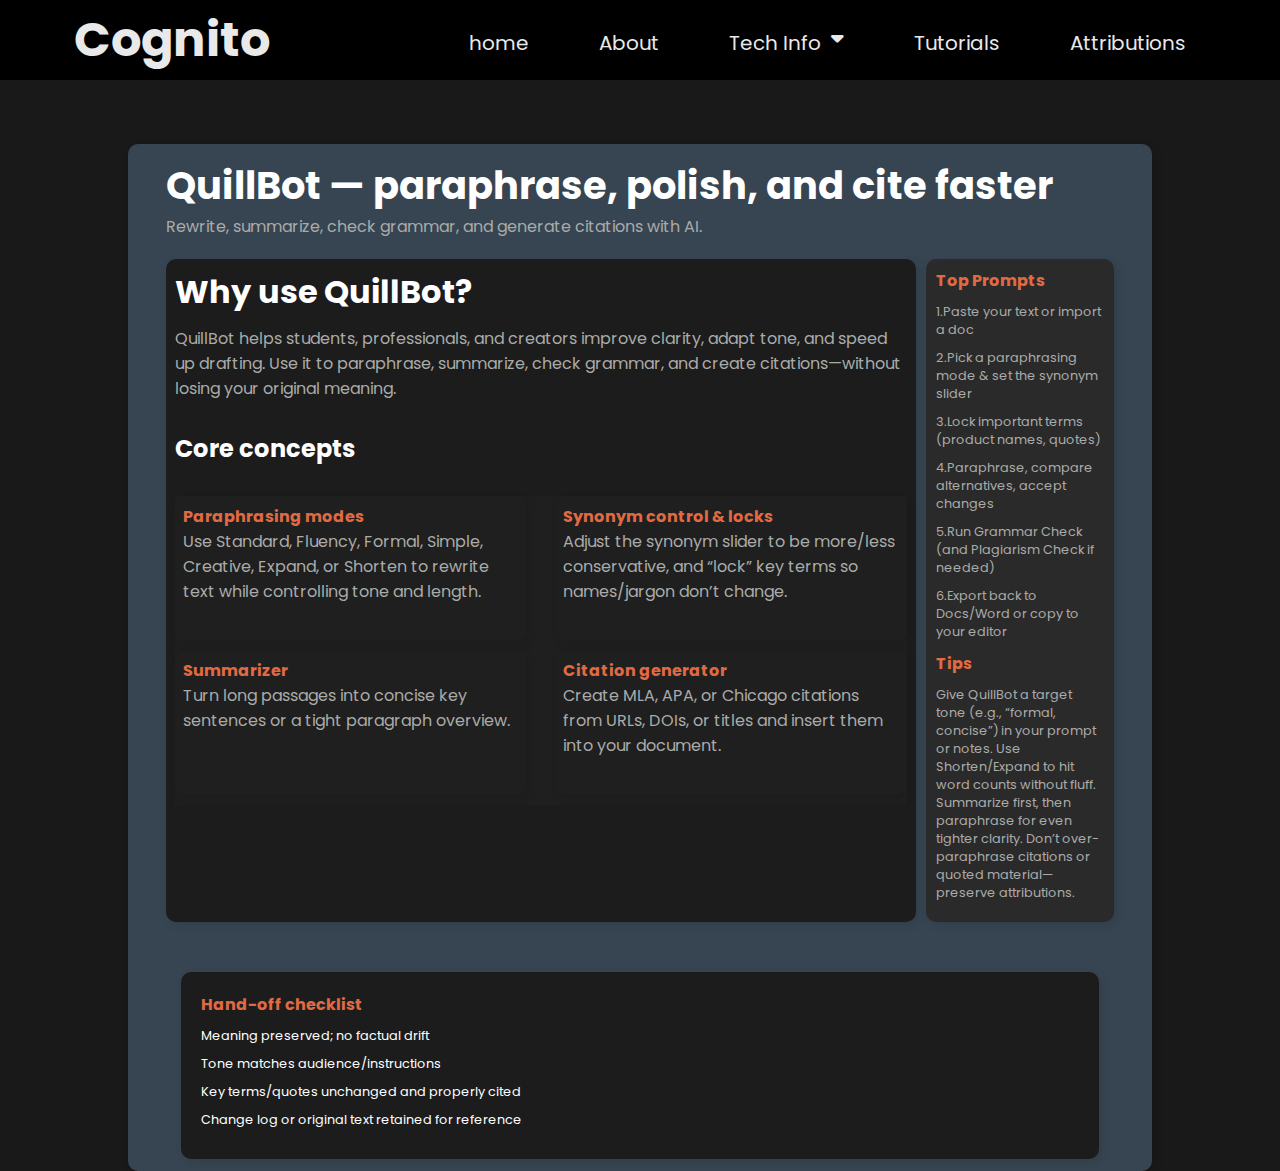
<file: quill.html>
<!DOCTYPE html>
<html lang="en">
<head>
  <meta charset="UTF-8">
  <meta name="viewport" content="width=device-width, initial-scale=1.0">
  <link rel="stylesheet" href="quill.css">
  <link rel="stylesheet" href="https://cdnjs.cloudflare.com/ajax/libs/font-awesome/6.7.2/css/all.min.css"
  integrity="sha512-Evv84Mr4kqVGRNSgIGL/F/aIDqQb7xQ2vcrdIwxfjThSH8CSR7PBEakCr51Ck+w+/U6swU2Im1vVX0SVk9ABhg==" 
  crossorigin="anonymous" referrerpolicy="no-referrer" >
  <title>Notion-Cognito</title>
</head>
<body>
  <div class="menu_bar">
  <div class="logo">
   <h2>Cognito</h2>
  </div>
  
  <ul>
    
     <li><a href="index.html">home</a></li>
    <li><a href="cognito.html">About</a></li>
    <li>
      <a href="#">Tech Info <i class="fas fa-caret-down"></i></a>
      <div class="dropdown_menu">
        <ul>
          <li><a href="notion.html">Notion</a></li>
          <li><a href="Googlecal.html">Google calandar</a></li>
          <li class="has-submenu">
            <a href="#">Ai-Writing tools <i class="fas fa-caret-right"></i></a>
            <div class="dropdown_menu-1">
              <ul>
               
               
                <li><a href="gpt.html">ChatGPT</a></li>
                <li><a href="#" class="active">Quillbot</a></li>
              </ul>
            </div>
          </li>
          <li><a href="Figma.html">Figma</a></li>
        </ul>
      </div>
    </li>
    <li><a href="tutorials.html">Tutorials</a></li>
    <li><a href="atrributions.html">Attributions</a></li>
    
  </ul>
</div>
<section class="GPT">
<div class="text-header">
  <h1>QuillBot — paraphrase, polish, and cite faster</h1>
  <h2>Rewrite, summarize, check grammar, and generate citations with AI.</h2>
</div>

<div class="text-content">
  <div class="summary">
    <h3>Why use QuillBot?</h3>
    <p>QuillBot helps students, professionals, and creators improve clarity, adapt tone, and speed up drafting. Use it to paraphrase, summarize, check grammar, and create citations—without losing your original meaning.</p>
    <h2>Core concepts</h2>
    <div class="box-container">
       <div class="box">
        <h4>Paraphrasing modes</h4>
        <p>Use Standard, Fluency, Formal, Simple, Creative, Expand, or Shorten to rewrite text while controlling tone and length.</p>
      </div>

      <div class="box">
        <h4>Synonym control & locks</h4>
        <p>Adjust the synonym slider to be more/less conservative, and “lock” key terms so names/jargon don’t change.</p>
      </div>
  
    </div>
    <div class="box-container">
       <div class="box">
        <h4>Summarizer</h4>
        <p>Turn long passages into concise key sentences or a tight paragraph overview.</p>
      </div>

      <div class="box">
        <h4>Citation generator</h4>
        <p>Create MLA, APA, or Chicago citations from URLs, DOIs, or titles and insert them into your document.</p>
      </div>
  
</div>

    
</div>
  <div class="top-prompts">
    <div class="prompts-container">
      <h3>Top Prompts</h3>
    <p>1.Paste your text or import a doc</p>
    <p>2.Pick a paraphrasing mode & set the synonym slider</p>
    <p>3.Lock important terms (product names, quotes)</p>
    <p>4.Paraphrase, compare alternatives, accept changes</p>
    <p>5.Run Grammar Check (and Plagiarism Check if needed)</p>
    <p>6.Export back to Docs/Word or copy to your editor</p>

    <h3>Tips</h3>
    <p>Give QuillBot a target tone (e.g., “formal, concise”) in your prompt or notes.
Use Shorten/Expand to hit word counts without fluff.
Summarize first, then paraphrase for even tighter clarity.
Don’t over-paraphrase citations or quoted material—preserve attributions.</p>
    </div>
</div>
  </div>




<div class="starter-prompts">
  <h3>Hand-off checklist</h3>
  <p>Meaning preserved; no factual drift</p>
  <p>Tone matches audience/instructions</p>
  <p>Key terms/quotes unchanged and properly cited</p>
  <p>Change log or original text retained for reference</p>
</div>
</section>





</body>
</html>
</file>
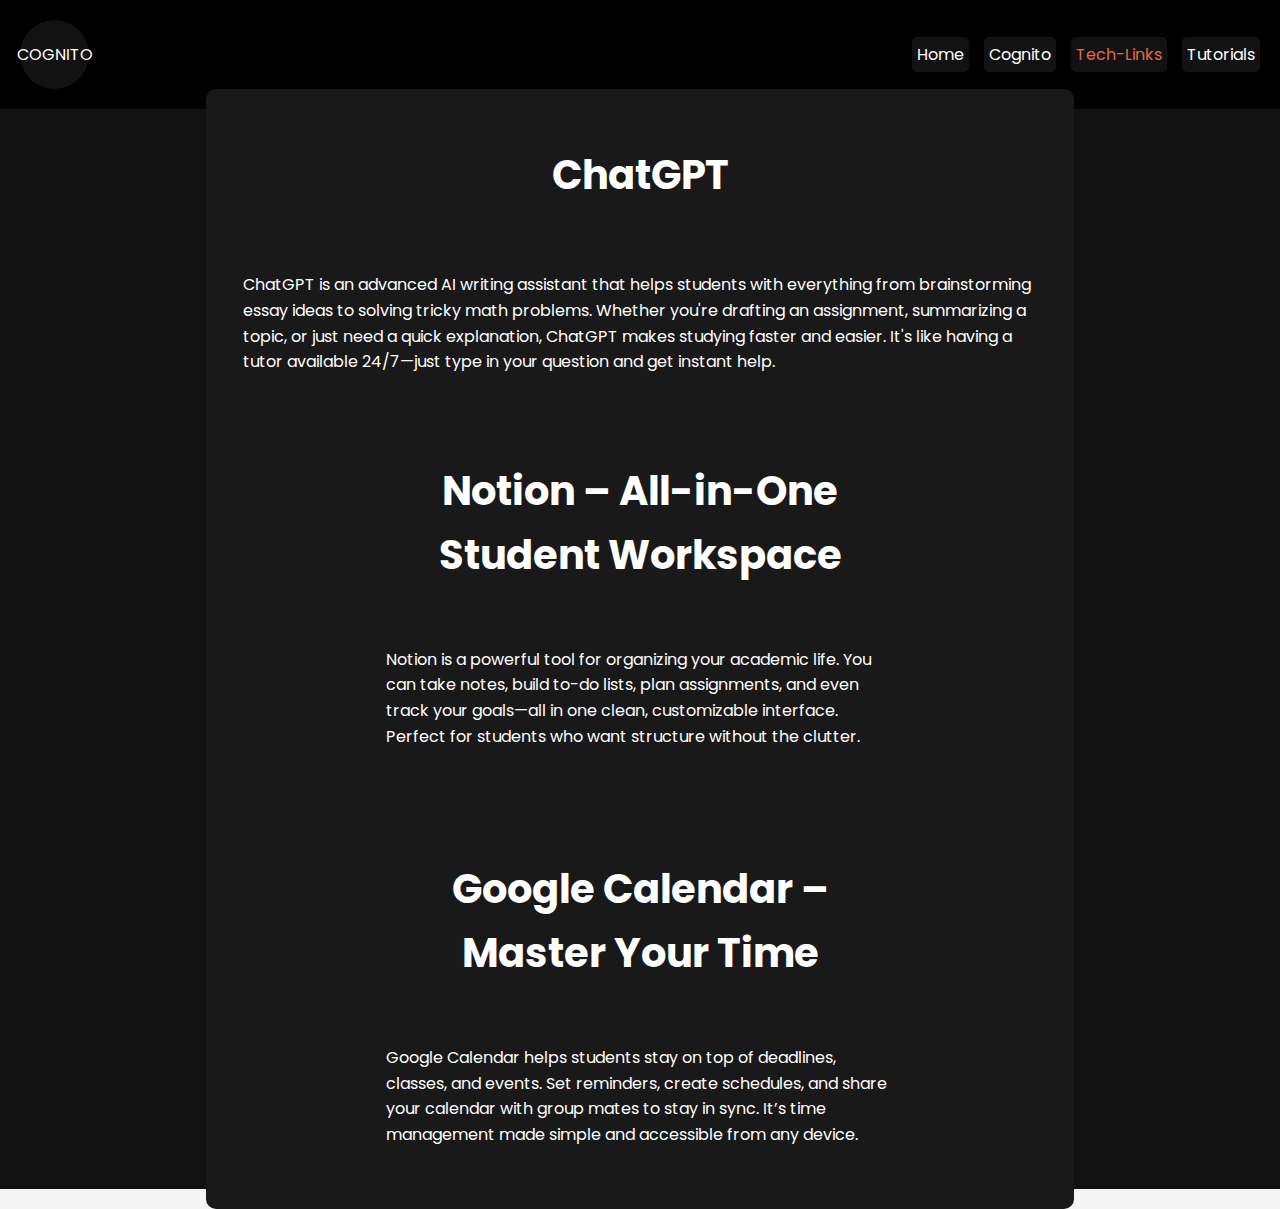
<file: tech.html>
<!DOCTYPE html>
<html lang="en">
<head>
    <meta charset="UTF-8">
    <meta name="viewport" content="width=device-width, initial-scale=1.0">
    <title>Document</title>
    <link rel="stylesheet" href="tech.css">
</head>
<body>
    <header class="header">
    <div class="logo">COGNITO</div>
    <nav class="nav">
      <a href="index.html" class="nav-item">Home</a>
      <a href="Cognito.html" class="nav-item">Cognito</a>
        <div class="active">Tech-Links</div>
      <a href="Tutorials.html" class="nav-item">Tutorials</a>
      </nav>
  </header>


  <section class="GPT">
    <div class="text">
    <h1>ChatGPT</h1>
    <p>ChatGPT is an advanced AI writing assistant that helps students with everything from brainstorming essay ideas to solving tricky math problems. Whether you're drafting an assignment, summarizing a topic, or just need a quick explanation, ChatGPT makes studying faster and easier. It's like having a tutor available 24/7—just type in your question and get instant help.</p>
    
   <div class="text">
    <h1>Notion – All-in-One Student Workspace</h1>
    <p>Notion is a powerful tool for organizing your academic life. You can take notes, build to-do lists, plan assignments, and even track your goals—all in one clean, customizable interface. Perfect for students who want structure without the clutter.</p>
    </div>
     <div class="text">
    <h1>Google Calendar – Master Your Time</h1>
    <p>Google Calendar helps students stay on top of deadlines, classes, and events. Set reminders, create schedules, and share your calendar with group mates to stay in sync. It’s time management made simple and accessible from any device.</p>
    </div>

</div>
</section>

</body>
</html>
</file>
<file: style.css>
@import url('https://fonts.googleapis.com/css2?family=Poppins:ital,wght@0,100;0,200;0,300;0,400;0,500;0,600;0,700;0,800;0,900;1,100;1,200;1,300;1,400;1,500;1,600;1,700;1,800;1,900&display=swap');
* {
  margin: 0;
  padding: 0;
  box-sizing: border-box;
  font-family: "Poppins", sans-serif;
  text-decoration: none;
}

body {
  font-family: Arial, sans-serif;
  line-height: 1.6;
  background: #f4f4f4;
  color: #333;
}

/* Header */
.header {
  display: flex;
  justify-content: space-between;
  align-items: center;
  padding: 20px;
  background: black;
}

.logo {
  width: 69px;
  height: 69px;
  border-radius: 50%;
  background: #121212;
  display: flex;
  justify-content: center;
  align-items: center;
  color: white;
}

.nav {
  display: flex;
  gap: 15px;
}

.nav-item {
  padding: 5px 5px;
  border-radius: 5px;
  background: #121212;
  text-decoration: none;
  color: white;
  
  
}

/* Intro Section */
.intro {
  display: flex;
  flex-direction: row;
  justify-content: space-between;
  align-items: center;
  padding: 40px 20px;
  background: #121212;
  height: 100vh;
  
}

.intro-text {
  
  font-size: 2rem;  
  color: white;
  width: 50%;


}

.intro-image {
 
 
  background: #292828;
  border-radius: 10px;
    width: 100%;
    height: 100%;


}
.intro-wrapper {
  display: flex;
  flex-direction: column;
  align-items: center;
  justify-content: center;
  width: 50%;
  height: 60%;
}

.intro-image img{
  width: 100%;
  height: 100%;
}
/* Main Content */
.content {
  display: flex;
  flex-direction: column;
  gap: 40px;
  padding: 40px 20px;
  background-color: #1b1b1b;
 
}

.content-block {
  display: flex;
  gap: 20px;
  align-items: stretch;
   width: 80%;
   
}


.side-image {
  flex: 1;
  height: 22rem;
  border-radius: 20px;
  
  border: 3px solid white;
  background: #171717;
}

.content-heading{
  color: white;
}
.text {
  flex: 2;
  padding: 20px;
  background: #2a2929;
  border-radius: 10px;
  color: white;
  border: 3px solid white;
  text-align: center;
  justify-content: center;
  
}
.text h2 {
  margin-bottom: 20px;
  text-align: center  ;
  font-size:4rem;
  font-weight: 500;
}

.text p {
  margin-bottom: 20px;
  font-size: 1.2rem;
  line-height: 1.5;
}

/* Footer */
.footer {
  padding: 20px;
  background: #ddd;
  text-align: center;
}



.content-reverse {
  display: flex;
  gap: 20px;
  align-items: stretch;
  width: 80%;
  margin-left: auto;
  
}

.content h1{
  font-size: 5rem;
  text-align: center;
}


.active{
    padding: 5px 5px;
  border-radius: 5px;
  background: #121212;
  text-decoration: none;
  color: #E26a42;
}
</file>
<file: Figma.css>
@import url('https://fonts.googleapis.com/css2?family=Poppins:ital,wght@0,100;0,200;0,300;0,400;0,500;0,600;0,700;0,800;0,900;1,100;1,200;1,300;1,400;1,500;1,600;1,700;1,800;1,900&display=swap');

*{
    margin: 0;
    padding: 0;
    font-family: "Poppins", sans-serif;
}

.GPT{
   
    width: 80%;
    margin: 0 auto;
    background-color: white;
    box-shadow: 3px 3px 10px rgba(0, 0, 0, 0.1);
    display: flex;              /* Make .GPT a flex container */
    flex-direction: column;     /* Stack children vertically */
      
     /* or higher */
    height: auto;  
    padding: 1%;       /* Full viewport height */
    background-color: #2D2238;
    margin-top: 5%;
    border-radius: 10px;
    
}

.text-header{
    width: 100%;
    display: flex;
    flex-direction: column;
  
    

    
    
}

.text-header h1{
    flex: 1;
    width: 95%;
    color: white;
    align-self: center;
    font-size: clamp(2rem, 3vw, 2.8rem); /* Responsive font size */
    
    margin: 0 auto;
    
}

.text-header h2{
    flex: 1;
    width: 95%;
   color: #aaaba9;
    text-align: left;
    font-size: clamp(1rem, 1vw, 2rem); /* Responsive font size */
    font-weight: 400;
    
    margin: 0 auto;
    align-self: flex-start;

}

.text-content{
    width: 95%;
    display: flex;
    gap: 10px;
    
    margin: 0 auto;
    
    align-items: stretch;
    margin-top: 2%;
}

.summary{
    
    width: 80%;
  
    margin: 0 auto;
    box-shadow: 3px 3px 10px rgba(0, 0, 0, 0.1);
    align-self: stretch;
    padding: 1%;
    border-radius: 10px;
    background-color: #1c1c1c;
    
}

.summary h3{
    font-size: clamp(2rem, 2vw, 3rem);
    color: white;
    margin-bottom: 10px;
}
.summary p{
    font-size: clamp(1rem, 1vw, 2rem);
    color: #aaaba9;
    margin-bottom: 30px;
}
.summary h2{
    font-size: clamp(1.5rem, 1.5vw, 2.5rem);
    color: white;
    margin-bottom: 30px;
}

.top-prompts{
    width: 20%;
   
    min-height: 200px;
    border-radius: 10px;
    align-self: stretch;
    padding: 1%;
    box-shadow: 3px 3px 10px rgba(0, 0, 0, 0.1);
    background-color: #2a2a2a;
}

.top-prompts h3{
    font-size: clamp(1rem, 1vw, 2rem);
    color: #E26a42;
    margin-bottom: 10px;
}

.top-prompts p{
    font-size: clamp(0.8rem, 0.8vw, 1.5rem);
    color: #aaaba9;
    margin-bottom: 10px;
}


.box-container {
    display: flex;
    flex-wrap: wrap;           /* Allow boxes to wrap to next row */
    justify-content: space-between;
    align-items: stretch;
    color:  #E26a42;
    width: 100%;
    background-color: #1f1f1f;
}

.box {
    width: 48%;                /* Two boxes per row with gap */
    box-shadow: 5px 5px 10px rgba(0, 0, 0, 0.388);
    font-size: clamp(1rem, 1vw, 2rem);
    border-radius: 10px;
    padding: 1%;
    box-sizing: border-box;
    margin-bottom: 10px;       /* Space between rows */
      
}


.starter-prompts{
    box-shadow: 3px 3px 10px rgba(0, 0, 0, 0.1);
    width: 92%;
    margin: 0 auto 0 auto;
    padding: 20px;
    border-radius: 10px;
    margin-top: 2%;
    margin-top: 5%;
    background-color: #1c1c1c;

   
}

.starter-prompts h3{
    font-size: clamp(1rem, 1vw, 2rem);
    color:  #E26a42;
    margin-bottom: 10px;
}

.starter-prompts p{
    font-size: clamp(0.8rem, 0.8vw, 1.5rem);
    color: white;
    margin-bottom: 10px;
}
body{
    background-color:  rgb(25, 25, 25);
}
/*----------------------------------------------------------------------------------------------- */

/*----------------------------------------------------------------------------------------------- */

/*----------------------------------------------------------------------------------------------- */

/*----------------------------------------------------------------------------------------------- */

/*----------------------------------------------------------------------------------------------- */


:root{
  --color-primary: #E26a42;
  --color-white: #e9e9e9;
  --color-black: #000000;
  --color-black-1: #212b38;
}


*{
  margin: 0;
  padding: 0;
  box-sizing: border-box;
  overscroll-behavior-x: none;
  overscroll-behavior-y: none;
}
body{
  font-family: 'Poppins';
 
}
.menu_bar{
  background-color: var(--color-black);
  height: 80px;
  width: 100%;
  display: flex;
  align-items: center;
  justify-content: space-between;
  padding: 0 5% ;
  position: relative; /* Add this */
  z-index: 10;   
 
}

.logo{
  color: var(--color-white);
  font-size: 2rem;
  
  border-radius: 50%;
  padding: 20px 10px;

}

.logo span{
  color: var(--color-primary);
}

.menu_bar ul{
  list-style: none;
  display: flex;
  gap: 10px;
}

.menu_bar ul li{
  padding: 10px 30px;
  position: relative;
  translate: 0% 5%;
  border-radius: 5px;
 

}
.menu_bar ul li a{
  text-decoration: none;
  color: var(--color-white);
  font-size: 20px;
  transition: all 0.3s ease;
}
.menu_bar ul li:hover{
   background-color: #2a2929;;
  
}


.dropdown_menu{
  display: none;
}

.dropdown_menu{

  position: absolute;
  left: 0;
  top: 100%;
  background-color: var(--color-black);
  min-width: 180px; /* optional: set a width */
  z-index: 100;
  border-radius: 10px;

}

.menu_bar ul li:hover .dropdown_menu {
  display: block;
}
.menu_bar ul li:hover dropdown_menu ul{
  display: block;
  margin-top: 10px;

}

.menu_bar ul li:hover dropdown_menu ul li{
  width: 150px;
  padding: 10px;
}
.fas{
  float: right;
  margin-left: 10px;

}


.has-submenu {
  position: relative;
}

.dropdown_menu-1 {
  translate: -20% -5%;
  display: none;
  position: absolute;
  top: 100%;      /* appear below the parent */
  left: 0;        /* align with the left edge */
  background-color: var(--color-black);
  min-width: 180px;
  z-index: 101;
  border-radius: 10px;
}

.has-submenu:hover .dropdown_menu-1 {
  display: block;
}


.active{
  
  color: #E26a42!important;
  

}

.menu_bar ul li.active{
   background-color: #2a2929 !important;
  
}
</file>
<file: Cognito.css>
@import url('https://fonts.googleapis.com/css2?family=Poppins:ital,wght@0,100;0,200;0,300;0,400;0,500;0,600;0,700;0,800;0,900;1,100;1,200;1,300;1,400;1,500;1,600;1,700;1,800;1,900&display=swap');
* {
  margin: 0;
  padding: 0;
  box-sizing: border-box;
  font-family: "Poppins", sans-serif;
  text-decoration: none;
}

body {
  font-family: Arial, sans-serif;
  line-height: 1.6;
  background: #121212;
  color: #333;
}

/* Header */
.header {
  display: flex;
  justify-content: space-between;
  align-items: center;
  padding: 20px;
  background: black;
}

.logo {
  width: 69px;
  height: 69px;
  border-radius: 50%;
  background: #121212;
  display: flex;
  justify-content: center;
  align-items: center;
  color: white;
}

.nav {
  display: flex;
  gap: 15px;
}

.nav-item {
  padding: 5px 5px;
  border-radius: 5px;
  background: #121212;
  text-decoration: none;
  color: white;
  
  
}

.cognito{
    width: 100%;
    height: 100vh;
    background-color: #121212;
}

.intro-text{
    color: white;
    display: flex;
    flex-direction: column;
    align-items: center;
    background-color: rgb(41, 41, 41);
    width: 80%;
    margin: 25px auto;
    padding: 2.5%;  
    border-radius: 7px;

}
.intro-text p {
    font-size: 1.1rem;
    text-align: center;
  
}

.heading{
    font-size: 2rem;
    text-align: center;
    margin: 20px 0;
    color: white;
}
.line{
    width: 75%;
    height: 4px;
    background-color: #E26a42;
    margin: 20px 0;
    margin:  auto;
    border-radius: 12px;
    transition: 2s;
    
}

.intro-text-1{
    color: white;
    display: flex;
    flex-direction: column;
    align-items: center;
    background-color: rgb(41, 41, 41);
    width: 80%;
    margin: 25px auto;
    padding: 2.5%;  
    border-radius: 7px;
    line-height: 2;

}
.intro-text-1 p {
    font-size: 1.1rem;
    text-align: center;
}

.active{
    padding: 5px 5px;
  border-radius: 5px;
  background: #121212;
  text-decoration: none;
  color: #E26a42;
}
</file>
<file: cognito.css>
@import url('https://fonts.googleapis.com/css2?family=Poppins:ital,wght@0,100;0,200;0,300;0,400;0,500;0,600;0,700;0,800;0,900;1,100;1,200;1,300;1,400;1,500;1,600;1,700;1,800;1,900&display=swap');
* {
  margin: 0;
  padding: 0;
  box-sizing: border-box;
  font-family: "Poppins", sans-serif;
  text-decoration: none;
}

:root{
  --color-primary: #E26a42;
  --color-white: #e9e9e9;
  --color-black: #000000;
  --color-black-1: #212b38;
}


*{
  margin: 0;
  padding: 0;
  box-sizing: border-box;
  overscroll-behavior-x: none;
  overscroll-behavior-y: none;
}
body{
  font-family: 'Poppins';
 
}
.menu_bar{
  background-color: var(--color-black);
  height: 80px;
  width: 100%;
  display: flex;
  align-items: center;
  justify-content: space-between;
  padding: 0 5% ;
  position: relative; /* Add this */
  z-index: 10;   
 
}

.logo{
  color: var(--color-white);
  font-size: 20px;
  
  border-radius: 50%;
  padding: 20px 10px;

}

.logo span{
  color: var(--color-primary);
}

.menu_bar ul{
  list-style: none;
  display: flex;
  gap: 10px;
}

.menu_bar ul li{
  padding: 10px 30px;
  position: relative;
  translate: 0% 5%;
  border-radius: 5px;
  background-color: #2a2929;

}
.menu_bar ul li a{
  text-decoration: none;
  color: var(--color-white);
  font-size: 20px;
  transition: all 0.3s ease;
}

.menu_bar ul li a:hover{
  color: var(--color-primary);
}
.dropdown_menu{
  display: none;
}

.dropdown_menu{

  position: absolute;
  left: 0;
  top: 100%;
  background-color: var(--color-black);
  min-width: 180px; /* optional: set a width */
  z-index: 100;
  border-radius: 10px;

}

.menu_bar ul li:hover .dropdown_menu {
  display: block;
}
.menu_bar ul li:hover dropdown_menu ul{
  display: block;
  margin-top: 10px;

}

.menu_bar ul li:hover dropdown_menu ul li{
  width: 150px;
  padding: 10px;
}
.fas{
  float: right;
  margin-left: 10px;

}


.has-submenu {
  position: relative;
}

.dropdown_menu-1 {
  translate: -30% 5%;
  display: none;
  position: absolute;
  top: 100%;      /* appear below the parent */
  left: 0;        /* align with the left edge */
  background-color: var(--color-black);
  min-width: 180px;
  z-index: 101;
  border-radius: 10px;
}

.has-submenu:hover .dropdown_menu-1 {
  display: block;
}

.cognito{
    width: 100%;
    min-height: 100vh;
    background-color: #121212;
}

.intro-text{
    color: white;
    display: flex;
    flex-direction: column;
    align-items: center;
    background-color: rgb(41, 41, 41);
    width: 80%;
    margin: 25px auto;
    padding: 2.5%;  
    border-radius: 7px;

}
.intro-text p {
    font-size: 1.1rem;
    text-align: center;
  
}
.heading-header{
    padding: 1%;
}

.heading{
    font-size: 2rem;
    text-align: center;
    
    color: white;
}
.line{
    width: 75%;
    height: 4px;
    background-color: #E26a42;
    margin: 20px 0;
    margin:  auto;
    border-radius: 12px;
    transition: 2s;
    
}

.intro-text-1{
    color: white;
    display: flex;
    flex-direction: column;
    align-items: center;
    background-color: rgb(41, 41, 41);
    width: 80%;
    margin: 25px auto;
    padding: 2.5%;  
    border-radius: 7px;
    line-height: 2;

}
.intro-text-1 p {
    font-size: 1.1rem;
    text-align: center;
}


.active{
  font-size: 20px;
  padding: 10px 30px;
  border-radius: 5px;
  background:  #2a2929;
  text-decoration: none;
  color: #E26a42;
  display: flex;
  align-items: center;
  translate: 0% 5%;

}
</file>
<file: Googlecal.css>
@import url('https://fonts.googleapis.com/css2?family=Poppins:ital,wght@0,100;0,200;0,300;0,400;0,500;0,600;0,700;0,800;0,900;1,100;1,200;1,300;1,400;1,500;1,600;1,700;1,800;1,900&display=swap');

*{
    margin: 0;
    padding: 0;
    font-family: "Poppins", sans-serif;
}

.GPT{
   
    width: 80%;
    margin: 0 auto;
    background-color: white;
    box-shadow: 3px 3px 10px rgba(0, 0, 0, 0.1);
    display: flex;              /* Make .GPT a flex container */
    flex-direction: column;     /* Stack children vertically */
      
     /* or higher */
    height: auto;  
    padding: 1%;       /* Full viewport height */
    background-color: #2A1E1E;
    margin-top: 5%;
    border-radius: 10px;
    
}

.text-header{
    width: 100%;
    display: flex;
    flex-direction: column;
  
    

    
    
}

.text-header h1{
    flex: 1;
    width: 95%;
    color: white;
    align-self: center;
    font-size: clamp(2rem, 3vw, 2.8rem); /* Responsive font size */
    
    margin: 0 auto;
    
}

.text-header h2{
    flex: 1;
    width: 95%;
   color: #aaaba9;
    text-align: left;
    font-size: clamp(1rem, 1vw, 2rem); /* Responsive font size */
    font-weight: 400;
    
    margin: 0 auto;
    align-self: flex-start;

}

.text-content{
    width: 95%;
    display: flex;
    gap: 10px;
    
    margin: 0 auto;
    
    align-items: stretch;
    margin-top: 2%;
}

.summary{
    
    width: 80%;
  
    margin: 0 auto;
    box-shadow: 3px 3px 10px rgba(0, 0, 0, 0.1);
    align-self: stretch;
    padding: 1%;
    border-radius: 10px;
    background-color: #1c1c1c;
    
}

.summary h3{
    font-size: clamp(2rem, 2vw, 3rem);
    color: white;
    margin-bottom: 10px;
}
.summary p{
    font-size: clamp(1rem, 1vw, 2rem);
    color: #aaaba9;
    margin-bottom: 30px;
}
.summary h2{
    font-size: clamp(1.5rem, 1.5vw, 2.5rem);
    color: white;
    margin-bottom: 30px;
}

.top-prompts{
    width: 20%;
   
    min-height: 200px;
    border-radius: 10px;
    align-self: stretch;
    padding: 1%;
    box-shadow: 3px 3px 10px rgba(0, 0, 0, 0.1);
    background-color: #2a2a2a;
}

.top-prompts h3{
    font-size: clamp(1rem, 1vw, 2rem);
    color: #E26a42;
    margin-bottom: 10px;
}

.top-prompts p{
    font-size: clamp(0.8rem, 0.8vw, 1.5rem);
    color: #aaaba9;
    margin-bottom: 10px;
}


.box-container {
    display: flex;
    flex-wrap: wrap;           /* Allow boxes to wrap to next row */
    justify-content: space-between;
    align-items: stretch;
    color:  #E26a42;
    width: 100%;
    background-color: #1f1f1f;
}

.box {
    width: 48%;                /* Two boxes per row with gap */
    box-shadow: 5px 5px 10px rgba(0, 0, 0, 0.388);
    font-size: clamp(1rem, 1vw, 2rem);
    border-radius: 10px;
    padding: 1%;
    box-sizing: border-box;
    margin-bottom: 10px;       /* Space between rows */
      
}


.starter-prompts{
    box-shadow: 3px 3px 10px rgba(0, 0, 0, 0.1);
    width: 92%;
    margin: 0 auto 0 auto;
    padding: 20px;
    border-radius: 10px;
    margin-top: 2%;
    margin-top: 5%;
    background-color: #1c1c1c;

   
}

.starter-prompts h3{
    font-size: clamp(1rem, 1vw, 2rem);
    color:  #E26a42;
    margin-bottom: 10px;
}

.starter-prompts p{
    font-size: clamp(0.8rem, 0.8vw, 1.5rem);
    color: white;
    margin-bottom: 10px;
}
body{
    background-color:  rgb(25, 25, 25);
}
/*----------------------------------------------------------------------------------------------- */

/*----------------------------------------------------------------------------------------------- */

/*----------------------------------------------------------------------------------------------- */

/*----------------------------------------------------------------------------------------------- */

/*----------------------------------------------------------------------------------------------- */


:root{
  --color-primary: #E26a42;
  --color-white: #e9e9e9;
  --color-black: #000000;
  --color-black-1: #212b38;
}


*{
  margin: 0;
  padding: 0;
  box-sizing: border-box;
  overscroll-behavior-x: none;
  overscroll-behavior-y: none;
}
body{
  font-family: 'Poppins';
 
}
.menu_bar{
  background-color: var(--color-black);
  height: 80px;
  width: 100%;
  display: flex;
  align-items: center;
  justify-content: space-between;
  padding: 0 5% ;
  position: relative; /* Add this */
  z-index: 10;   
 
}

.logo{
  color: var(--color-white);
  font-size: 2rem;
  
  border-radius: 50%;
  padding: 20px 10px;

}

.logo span{
  color: var(--color-primary);
}

.menu_bar ul{
  list-style: none;
  display: flex;
  gap: 10px;
}

.menu_bar ul li{
  padding: 10px 30px;
  position: relative;
  translate: 0% 5%;
  border-radius: 5px;
 

}
.menu_bar ul li a{
  text-decoration: none;
  color: var(--color-white);
  font-size: 20px;
  transition: all 0.3s ease;
}
.menu_bar ul li:hover{
   background-color: #2a2929;;
  
}


.dropdown_menu{
  display: none;
}

.dropdown_menu{

  position: absolute;
  left: 0;
  top: 100%;
  background-color: var(--color-black);
  min-width: 180px; /* optional: set a width */
  z-index: 100;
  border-radius: 10px;

}

.menu_bar ul li:hover .dropdown_menu {
  display: block;
}
.menu_bar ul li:hover dropdown_menu ul{
  display: block;
  margin-top: 10px;

}

.menu_bar ul li:hover dropdown_menu ul li{
  width: 150px;
  padding: 10px;
}
.fas{
  float: right;
  margin-left: 10px;

}


.has-submenu {
  position: relative;
}

.dropdown_menu-1 {
  translate: -20% -5%;
  display: none;
  position: absolute;
  top: 100%;      /* appear below the parent */
  left: 0;        /* align with the left edge */
  background-color: var(--color-black);
  min-width: 180px;
  z-index: 101;
  border-radius: 10px;
}

.has-submenu:hover .dropdown_menu-1 {
  display: block;
}


.active{
  
  color: #E26a42!important;
  
}
</file>
<file: GPT.css>
@import url('https://fonts.googleapis.com/css2?family=Poppins:ital,wght@0,100;0,200;0,300;0,400;0,500;0,600;0,700;0,800;0,900;1,100;1,200;1,300;1,400;1,500;1,600;1,700;1,800;1,900&display=swap');

*{
    margin: 0;
    padding: 0;
    font-family: "Poppins", sans-serif;
}

.GPT{
   
    width: 80%;
    margin: 0 auto;
    background-color: white;
    box-shadow: 3px 3px 10px rgba(0, 0, 0, 0.1);
    display: flex;              /* Make .GPT a flex container */
    flex-direction: column;     /* Stack children vertically */
      
     /* or higher */
    height: auto;  
    padding: 1%;       /* Full viewport height */
    background-color: #212b38;
    margin-top: 5%;
    border-radius: 10px;
    
}

.text-header{
    width: 100%;
    display: flex;
    flex-direction: column;
  
    

    
    
}

.text-header h1{
    flex: 1;
    width: 95%;
    color: white;
    align-self: center;
    font-size: clamp(2rem, 3vw, 2.8rem); /* Responsive font size */
    
    margin: 0 auto;
    
}

.text-header h2{
    flex: 1;
    width: 95%;
   color: #aaaba9;
    text-align: left;
    font-size: clamp(1rem, 1vw, 2rem); /* Responsive font size */
    font-weight: 400;
    
    margin: 0 auto;
    align-self: flex-start;

}

.text-content{
    width: 95%;
    display: flex;
    gap: 10px;
    
    margin: 0 auto;
    
    align-items: stretch;
    margin-top: 2%;
}

.summary{
    
    width: 80%;
  
    margin: 0 auto;
    box-shadow: 3px 3px 10px rgba(0, 0, 0, 0.1);
    align-self: stretch;
    padding: 1%;
    border-radius: 10px;
    background-color: #1c1c1c;
    
}

.summary h3{
    font-size: clamp(2rem, 2vw, 3rem);
    color: white;
    margin-bottom: 10px;
}
.summary p{
    font-size: clamp(1rem, 1vw, 2rem);
    color: #aaaba9;
    margin-bottom: 30px;
}
.summary h2{
    font-size: clamp(1.5rem, 1.5vw, 2.5rem);
    color: white;
    margin-bottom: 30px;
}

.top-prompts{
    width: 20%;
   
    min-height: 200px;
    border-radius: 10px;
    align-self: stretch;
    padding: 1%;
    box-shadow: 3px 3px 10px rgba(0, 0, 0, 0.1);
    background-color: #2a2a2a;
}

.top-prompts h3{
    font-size: clamp(1rem, 1vw, 2rem);
    color: #E26a42;
    margin-bottom: 10px;
}

.top-prompts p{
    font-size: clamp(0.8rem, 0.8vw, 1.5rem);
    color: #aaaba9;
    margin-bottom: 10px;
}


.box-container {
    display: flex;
    flex-wrap: wrap;           /* Allow boxes to wrap to next row */
    justify-content: space-between;
    align-items: stretch;
    color:  #E26a42;
    width: 100%;
    background-color: #1f1f1f;
}

.box {
    width: 48%;                /* Two boxes per row with gap */
    box-shadow: 3px 3px 10px rgba(0, 0, 0, 0.1);
    font-size: clamp(1rem, 1vw, 2rem);
    border-radius: 10px;
    padding: 1%;
    box-sizing: border-box;
    margin-bottom: 10px;       /* Space between rows */
      
}


.starter-prompts{
    box-shadow: 3px 3px 10px rgba(0, 0, 0, 0.1);
    width: 92%;
    margin: 0 auto 0 auto;
    padding: 20px;
    border-radius: 10px;
    margin-top: 2%;
    margin-top: 5%;
    background-color: #1c1c1c;

   
}

.starter-prompts h3{
    font-size: clamp(1rem, 1vw, 2rem);
    color:  #E26a42;
    margin-bottom: 10px;
}

.starter-prompts p{
    font-size: clamp(0.8rem, 0.8vw, 1.5rem);
    color: white;
    margin-bottom: 10px;
}
body{
    background-color: rgb(25, 25, 25);
}
/*----------------------------------------------------------------------------------------------- */

/*----------------------------------------------------------------------------------------------- */

/*----------------------------------------------------------------------------------------------- */

/*----------------------------------------------------------------------------------------------- */

/*----------------------------------------------------------------------------------------------- */


:root{
  --color-primary: #E26a42;
  --color-white: #e9e9e9;
  --color-black: #000000;
  --color-black-1: #212b38;
}


*{
  margin: 0;
  padding: 0;
  box-sizing: border-box;
  overscroll-behavior-x: none;
  overscroll-behavior-y: none;
}
body{
  font-family: 'Poppins';
 
}
.menu_bar{
  background-color: var(--color-black);
  height: 80px;
  width: 100%;
  display: flex;
  align-items: center;
  justify-content: space-between;
  padding: 0 5% ;
  position: relative; /* Add this */
  z-index: 10;   
 
}

.logo{
  color: var(--color-white);
  font-size: 2rem;
  
  border-radius: 50%;
  padding: 20px 10px;

}

.logo span{
  color: var(--color-primary);
}

.menu_bar ul{
  list-style: none;
  display: flex;
  gap: 10px;
}

.menu_bar ul li{
  padding: 10px 30px;
  position: relative;
  translate: 0% 5%;
  border-radius: 5px;
 

}
.menu_bar ul li a{
  text-decoration: none;
  color: var(--color-white);
  font-size: 20px;
  transition: all 0.3s ease;
}
.menu_bar ul li:hover{
   background-color: #2a2929;;
  
}


.dropdown_menu{
  display: none;
}

.dropdown_menu{

  position: absolute;
  left: 0;
  top: 100%;
  background-color: var(--color-black);
  min-width: 180px; /* optional: set a width */
  z-index: 100;
  border-radius: 10px;

}

.menu_bar ul li:hover .dropdown_menu {
  display: block;
}
.menu_bar ul li:hover dropdown_menu ul{
  display: block;
  margin-top: 10px;

}

.menu_bar ul li:hover dropdown_menu ul li{
  width: 150px;
  padding: 10px;
}
.fas{
  float: right;
  margin-left: 10px;

}


.has-submenu {
  position: relative;
}

.dropdown_menu-1 {
  translate: -20% -5%;
  display: none;
  position: absolute;
  top: 100%;      /* appear below the parent */
  left: 0;        /* align with the left edge */
  background-color: var(--color-black);
  min-width: 180px;
  z-index: 101;
  border-radius: 10px;
}

.has-submenu:hover .dropdown_menu-1 {
  display: block;
}


.active{
  
  color: #E26a42!important;
  
}
</file>
<file: notion.css>
@import url('https://fonts.googleapis.com/css2?family=Poppins:ital,wght@0,100;0,200;0,300;0,400;0,500;0,600;0,700;0,800;0,900;1,100;1,200;1,300;1,400;1,500;1,600;1,700;1,800;1,900&display=swap');

*{
    margin: 0;
    padding: 0;
    font-family: "Poppins", sans-serif;
}

.GPT{
   
    width: 80%;
    margin: 0 auto;
    background-color: white;
    box-shadow: 3px 3px 10px rgba(0, 0, 0, 0.1);
    display: flex;              /* Make .GPT a flex container */
    flex-direction: column;     /* Stack children vertically */
      
     /* or higher */
    height: auto;  
    padding: 1%;       /* Full viewport height */
    background-color: #26332E;
    margin-top: 5%;
    border-radius: 10px;
    
}

.text-header{
    width: 100%;
    display: flex;
    flex-direction: column;
  
    

    
    
}

.text-header h1{
    flex: 1;
    width: 95%;
    color: white;
    align-self: center;
    font-size: clamp(2rem, 3vw, 2.8rem); /* Responsive font size */
    
    margin: 0 auto;
    
}

.text-header h2{
    flex: 1;
    width: 95%;
   color: #aaaba9;
    text-align: left;
    font-size: clamp(1rem, 1vw, 2rem); /* Responsive font size */
    font-weight: 400;
    
    margin: 0 auto;
    align-self: flex-start;

}

.text-content{
    width: 95%;
    display: flex;
    gap: 10px;
    
    margin: 0 auto;
    
    align-items: stretch;
    margin-top: 2%;
}

.summary{
    
    width: 80%;
  
    margin: 0 auto;
    box-shadow: 3px 3px 10px rgba(0, 0, 0, 0.1);
    align-self: stretch;
    padding: 1%;
    border-radius: 10px;
    background-color: #1c1c1c;
    
}

.summary h3{
    font-size: clamp(2rem, 2vw, 3rem);
    color: white;
    margin-bottom: 10px;
}
.summary p{
    font-size: clamp(1rem, 1vw, 2rem);
    color: #aaaba9;
    margin-bottom: 30px;
}
.summary h2{
    font-size: clamp(1.5rem, 1.5vw, 2.5rem);
    color: white;
    margin-bottom: 30px;
}

.top-prompts{
    width: 20%;
   
    min-height: 200px;
    border-radius: 10px;
    align-self: stretch;
    padding: 1%;
    box-shadow: 3px 3px 10px rgba(0, 0, 0, 0.1);
    background-color: #2a2a2a;
}

.top-prompts h3{
    font-size: clamp(1rem, 1vw, 2rem);
    color: #E26a42;
    margin-bottom: 10px;
}

.top-prompts p{
    font-size: clamp(0.8rem, 0.8vw, 1.5rem);
    color: #aaaba9;
    margin-bottom: 10px;
}


.box-container {
    display: flex;
    flex-wrap: wrap;           /* Allow boxes to wrap to next row */
    justify-content: space-between;
    align-items: stretch;
    color:  #E26a42;
    width: 100%;
    background-color: #1f1f1f;
}

.box {
    width: 48%;                /* Two boxes per row with gap */
    box-shadow: 5px 5px 10px rgba(0, 0, 0, 0.388);
    font-size: clamp(1rem, 1vw, 2rem);
    border-radius: 10px;
    padding: 1%;
    box-sizing: border-box;
    margin-bottom: 10px;  
       /* Space between rows */
      
}


.starter-prompts{
    box-shadow: 3px 3px 10px rgba(0, 0, 0, 0.1);
    width: 92%;
    margin: 0 auto 0 auto;
    padding: 20px;
    border-radius: 10px;
    margin-top: 2%;
    margin-top: 5%;
    background-color: #1c1c1c;

   
}

.starter-prompts h3{
    font-size: clamp(1rem, 1vw, 2rem);
    color:  #E26a42;
    margin-bottom: 10px;
}

.starter-prompts p{
    font-size: clamp(0.8rem, 0.8vw, 1.5rem);
    color: white;
    margin-bottom: 10px;
}
body{
    background-color: rgb(25, 25, 25);
}
/*----------------------------------------------------------------------------------------------- */

/*----------------------------------------------------------------------------------------------- */

/*----------------------------------------------------------------------------------------------- */

/*----------------------------------------------------------------------------------------------- */

/*----------------------------------------------------------------------------------------------- */


:root{
  --color-primary: #E26a42;
  --color-white: #e9e9e9;
  --color-black: #000000;
  --color-black-1: #212b38;
}


*{
  margin: 0;
  padding: 0;
  box-sizing: border-box;
  overscroll-behavior-x: none;
  overscroll-behavior-y: none;
}
body{
  font-family: 'Poppins';
 
}
.menu_bar{
  background-color: var(--color-black);
  height: 80px;
  width: 100%;
  display: flex;
  align-items: center;
  justify-content: space-between;
  padding: 0 5% ;
  position: relative; /* Add this */
  z-index: 10;   
 
}

.logo{
  color: var(--color-white);
  font-size: 2rem;
  
  border-radius: 50%;
  padding: 20px 10px;

}

.logo span{
  color: var(--color-primary);
}

.menu_bar ul{
  list-style: none;
  display: flex;
  gap: 10px;
}

.menu_bar ul li{
  padding: 10px 30px;
  position: relative;
  translate: 0% 5%;
  border-radius: 5px;
 

}
.menu_bar ul li a{
  text-decoration: none;
  color: var(--color-white);
  font-size: 20px;
  transition: all 0.3s ease;
}
.menu_bar ul li:hover{
   background-color: #2a2929;;
  
}


.dropdown_menu{
  display: none;
}

.dropdown_menu{

  position: absolute;
  left: 0;
  top: 100%;
  background-color: var(--color-black);
  min-width: 180px; /* optional: set a width */
  z-index: 100;
  border-radius: 10px;

}

.menu_bar ul li:hover .dropdown_menu {
  display: block;
}
.menu_bar ul li:hover dropdown_menu ul{
  display: block;
  margin-top: 10px;

}

.menu_bar ul li:hover dropdown_menu ul li{
  width: 150px;
  padding: 10px;
}
.fas{
  float: right;
  margin-left: 10px;

}


.has-submenu {
  position: relative;
}

.dropdown_menu-1 {
  translate: -20% -5%;
  
  display: none;
  position: absolute;
  top: 100%;      /* appear below the parent */
  left: 0;        /* align with the left edge */
  background-color: var(--color-black);
  min-width: 180px;
  z-index: 101;
  border-radius: 10px;
}

.has-submenu:hover .dropdown_menu-1 {
  display: block;
}


.active{
  
  color: #E26a42!important;
  
}
</file>
<file: quill.css>
@import url('https://fonts.googleapis.com/css2?family=Poppins:ital,wght@0,100;0,200;0,300;0,400;0,500;0,600;0,700;0,800;0,900;1,100;1,200;1,300;1,400;1,500;1,600;1,700;1,800;1,900&display=swap');

*{
    margin: 0;
    padding: 0;
    font-family: "Poppins", sans-serif;
}

.GPT{
   
    width: 80%;
    margin: 0 auto;
    background-color: white;
    box-shadow: 3px 3px 10px rgba(0, 0, 0, 0.1);
    display: flex;              /* Make .GPT a flex container */
    flex-direction: column;     /* Stack children vertically */
      
     /* or higher */
    height: auto;  
    padding: 1%;       /* Full viewport height */
    background-color: #374552;
    margin-top: 5%;
    border-radius: 10px;
    
}

.text-header{
    width: 100%;
    display: flex;
    flex-direction: column;
  
    

    
    
}

.text-header h1{
    flex: 1;
    width: 95%;
    color: white;
    align-self: center;
    font-size: clamp(2rem, 3vw, 2.8rem); /* Responsive font size */
    
    margin: 0 auto;
    
}

.text-header h2{
    flex: 1;
    width: 95%;
   color: #aaaba9;
    text-align: left;
    font-size: clamp(1rem, 1vw, 2rem); /* Responsive font size */
    font-weight: 400;
    
    margin: 0 auto;
    align-self: flex-start;

}

.text-content{
    width: 95%;
    display: flex;
    gap: 10px;
    
    margin: 0 auto;
    
    align-items: stretch;
    margin-top: 2%;
}

.summary{
    
    width: 80%;
  
    margin: 0 auto;
    box-shadow: 3px 3px 10px rgba(0, 0, 0, 0.1);
    align-self: stretch;
    padding: 1%;
    border-radius: 10px;
    background-color: #1c1c1c;
    
}

.summary h3{
    font-size: clamp(2rem, 2vw, 3rem);
    color: white;
    margin-bottom: 10px;
}
.summary p{
    font-size: clamp(1rem, 1vw, 2rem);
    color: #aaaba9;
    margin-bottom: 30px;
}
.summary h2{
    font-size: clamp(1.5rem, 1.5vw, 2.5rem);
    color: white;
    margin-bottom: 30px;
}

.top-prompts{
    width: 20%;
   
    min-height: 200px;
    border-radius: 10px;
    align-self: stretch;
    padding: 1%;
    box-shadow: 3px 3px 10px rgba(0, 0, 0, 0.1);
    background-color: #2a2a2a;
}

.top-prompts h3{
    font-size: clamp(1rem, 1vw, 2rem);
    color: #E26a42;
    margin-bottom: 10px;
}

.top-prompts p{
    font-size: clamp(0.8rem, 0.8vw, 1.5rem);
    color: #aaaba9;
    margin-bottom: 10px;
}


.box-container {
    display: flex;
    flex-wrap: wrap;           /* Allow boxes to wrap to next row */
    justify-content: space-between;
    align-items: stretch;
    color:  #E26a42;
    width: 100%;
    background-color: #1f1f1f;
}

.box {
    width: 48%;                /* Two boxes per row with gap */
    box-shadow: 3px 3px 10px rgba(0, 0, 0, 0.1);
    font-size: clamp(1rem, 1vw, 2rem);
    border-radius: 10px;
    padding: 1%;
    box-sizing: border-box;
    margin-bottom: 10px;       /* Space between rows */
      
}


.starter-prompts{
    box-shadow: 3px 3px 10px rgba(0, 0, 0, 0.1);
    width: 92%;
    margin: 0 auto 0 auto;
    padding: 20px;
    border-radius: 10px;
    margin-top: 2%;
    margin-top: 5%;
    background-color: #1c1c1c;

   
}

.starter-prompts h3{
    font-size: clamp(1rem, 1vw, 2rem);
    color:  #E26a42;
    margin-bottom: 10px;
}

.starter-prompts p{
    font-size: clamp(0.8rem, 0.8vw, 1.5rem);
    color: white;
    margin-bottom: 10px;
}
body{
    background-color: rgb(25, 25, 25);
}
/*----------------------------------------------------------------------------------------------- */

/*----------------------------------------------------------------------------------------------- */

/*----------------------------------------------------------------------------------------------- */

/*----------------------------------------------------------------------------------------------- */

/*----------------------------------------------------------------------------------------------- */


:root{
  --color-primary: #E26a42;
  --color-white: #e9e9e9;
  --color-black: #000000;
  --color-black-1: #212b38;
}


*{
  margin: 0;
  padding: 0;
  box-sizing: border-box;
  overscroll-behavior-x: none;
  overscroll-behavior-y: none;
}
body{
  font-family: 'Poppins';
 
}
.menu_bar{
  background-color: var(--color-black);
  height: 80px;
  width: 100%;
  display: flex;
  align-items: center;
  justify-content: space-between;
  padding: 0 5% ;
  position: relative; /* Add this */
  z-index: 10;   
 
}

.logo{
  color: var(--color-white);
  font-size: 2rem;
  
  border-radius: 50%;
  padding: 20px 10px;

}

.logo span{
  color: var(--color-primary);
}

.menu_bar ul{
  list-style: none;
  display: flex;
  gap: 10px;
}

.menu_bar ul li{
  padding: 10px 30px;
  position: relative;
  translate: 0% 5%;
  border-radius: 5px;
 

}
.menu_bar ul li a{
  text-decoration: none;
  color: var(--color-white);
  font-size: 20px;
  transition: all 0.3s ease;
}
.menu_bar ul li:hover{
   background-color: #2a2929;;
  
}


.dropdown_menu{
  display: none;
}

.dropdown_menu{

  position: absolute;
  left: 0;
  top: 100%;
  background-color: var(--color-black);
  min-width: 180px; /* optional: set a width */
  z-index: 100;
  border-radius: 10px;

}

.menu_bar ul li:hover .dropdown_menu {
  display: block;
}
.menu_bar ul li:hover dropdown_menu ul{
  display: block;
  margin-top: 10px;

}

.menu_bar ul li:hover dropdown_menu ul li{
  width: 150px;
  padding: 10px;
}
.fas{
  float: right;
  margin-left: 10px;

}


.has-submenu {
  position: relative;
}

.dropdown_menu-1 {
  translate: -20% -5%;
  display: none;
  position: absolute;
  top: 100%;      /* appear below the parent */
  left: 0;        /* align with the left edge */
  background-color: var(--color-black);
  min-width: 180px;
  z-index: 101;
  border-radius: 10px;
}

.has-submenu:hover .dropdown_menu-1 {
  display: block;
}


.active{
  
  color: #E26a42!important;
  
}
</file>
<file: tech.css>
@import url('https://fonts.googleapis.com/css2?family=Poppins:ital,wght@0,100;0,200;0,300;0,400;0,500;0,600;0,700;0,800;0,900;1,100;1,200;1,300;1,400;1,500;1,600;1,700;1,800;1,900&display=swap');
* {
  margin: 0;
  padding: 0;
  box-sizing: border-box;
  font-family: "Poppins", sans-serif;
  text-decoration: none;
}

body {
  font-family: Arial, sans-serif;
  line-height: 1.6;
  background: #f4f4f4;
  color: #333;
}

/* Header */
.header {
  display: flex;
  justify-content: space-between;
  align-items: center;
  padding: 20px;
  background: black;
}

.logo {
  width: 69px;
  height: 69px;
  border-radius: 50%;
  background: #121212;
  display: flex;
  justify-content: center;
  align-items: center;
  color: white;
}

.nav {
  display: flex;
  gap: 15px;
}

.nav-item {
  padding: 5px 5px;
  border-radius: 5px;
  background: #121212;
  text-decoration: none;
  color: white;
  
  
}

.GPT{
    display: flex;  
    flex-direction: column;     /* Add this line */
    justify-content: center;
    align-items: center;
    padding: 20px; 
    background: #121212;
    gap: 50px;
    width: 100%;
    height: 120vh;
}
.GPT h1{
    color: white;
    font-size: 2.5rem;
    text-align: center;
    padding: 2%;
   
}


.text{
    display: flex;
    flex-direction: column;
    gap: 50px;
    width: 70%;
    margin: auto;
    padding: 20px;
    background-color: #191919;
    border-radius: 10px;
    color: white;
    padding: 3%;
    
}

.active{
    padding: 5px 5px;
  border-radius: 5px;
  background: #121212;
  text-decoration: none;
  color: #E26a42;
}
</file>
